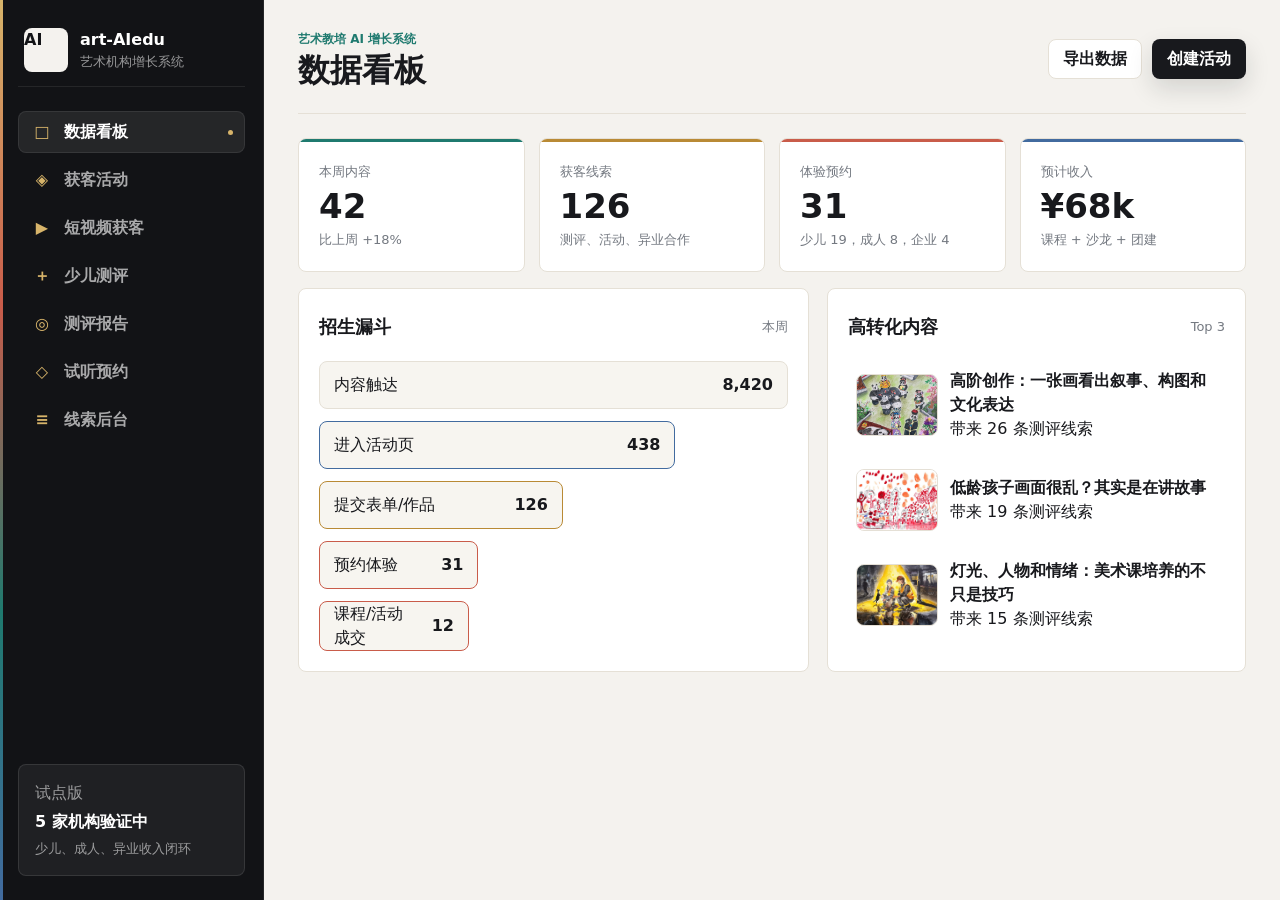
<file: prototype 2/index.html>
<!doctype html>
<html lang="zh-CN">
  <head>
    <meta charset="utf-8" />
    <meta name="viewport" content="width=device-width, initial-scale=1" />
    <title>art-AIedu-asaas 原型</title>
    <link rel="stylesheet" href="./styles.css" />
  </head>
  <body>
    <div class="app-shell">
      <aside class="sidebar" aria-label="主导航">
        <div class="brand">
          <span class="brand-mark">AI</span>
          <div>
            <strong>art-AIedu</strong>
            <span>艺术机构增长系统</span>
          </div>
        </div>
        <nav class="nav-list">
          <button class="nav-item active" data-view="dashboard" type="button">
            <span class="icon">□</span><span>数据看板</span>
          </button>
          <button class="nav-item" data-view="acquisition" type="button">
            <span class="icon">◈</span><span>获客活动</span>
          </button>
          <button class="nav-item" data-view="content" type="button">
            <span class="icon">▶</span><span>短视频获客</span>
          </button>
          <button class="nav-item" data-view="assessment" type="button">
            <span class="icon">＋</span><span>少儿测评</span>
          </button>
          <button class="nav-item" data-view="report" type="button">
            <span class="icon">◎</span><span>测评报告</span>
          </button>
          <button class="nav-item" data-view="booking" type="button">
            <span class="icon">◇</span><span>试听预约</span>
          </button>
          <button class="nav-item" data-view="leads" type="button">
            <span class="icon">≡</span><span>线索后台</span>
          </button>
        </nav>
        <div class="trial-box">
          <span>试点版</span>
          <strong>5 家机构验证中</strong>
          <small>少儿、成人、异业收入闭环</small>
        </div>
      </aside>

      <main class="main">
        <header class="topbar">
          <div>
            <p class="eyebrow">艺术教培 AI 增长系统</p>
            <h1 id="viewTitle">数据看板</h1>
          </div>
          <div class="top-actions">
            <button class="ghost-btn" type="button">导出数据</button>
            <button class="primary-btn" data-go="acquisition" type="button">创建活动</button>
          </div>
        </header>

        <section class="view active" id="dashboard">
          <div class="metric-grid">
            <article class="metric">
              <span>本周内容</span>
              <strong>42</strong>
              <small>比上周 +18%</small>
            </article>
            <article class="metric">
              <span>获客线索</span>
              <strong>126</strong>
              <small>测评、活动、异业合作</small>
            </article>
            <article class="metric">
              <span>体验预约</span>
              <strong>31</strong>
              <small>少儿 19，成人 8，企业 4</small>
            </article>
            <article class="metric">
              <span>预计收入</span>
              <strong>¥68k</strong>
              <small>课程 + 沙龙 + 团建</small>
            </article>
          </div>

          <div class="dashboard-grid">
            <section class="panel">
              <div class="panel-head">
                <h2>招生漏斗</h2>
                <span>本周</span>
              </div>
              <div class="funnel">
                <div style="--w: 100%"><span>内容触达</span><strong>8,420</strong></div>
                <div style="--w: 76%"><span>进入活动页</span><strong>438</strong></div>
                <div style="--w: 52%"><span>提交表单/作品</span><strong>126</strong></div>
                <div style="--w: 34%"><span>预约体验</span><strong>31</strong></div>
                <div style="--w: 18%"><span>课程/活动成交</span><strong>12</strong></div>
              </div>
            </section>

            <section class="panel">
              <div class="panel-head">
                <h2>高转化内容</h2>
                <span>Top 3</span>
              </div>
              <div class="content-rank">
                <article>
                  <img src="./assets/student-panda-courtyard.jpg" alt="熊猫庭院主题学生作品" />
                  <div>
                    <strong>高阶创作：一张画看出叙事、构图和文化表达</strong>
                    <span>带来 26 条测评线索</span>
                  </div>
                </article>
                <article>
                  <img src="./assets/student-red-city.jpg" alt="红色城市主题学生作品" />
                  <div>
                    <strong>低龄孩子画面很乱？其实是在讲故事</strong>
                    <span>带来 19 条测评线索</span>
                  </div>
                </article>
                <article>
                  <img src="./assets/student-night-guardians.jpg" alt="夜色守护主题学生作品" />
                  <div>
                    <strong>灯光、人物和情绪：美术课培养的不只是技巧</strong>
                    <span>带来 15 条测评线索</span>
                  </div>
                </article>
              </div>
            </section>
          </div>
        </section>

        <section class="view" id="acquisition">
          <div class="section-intro">
            <div>
              <p class="eyebrow">多入口获客活动中心</p>
              <h2>把家长、成人学员、老年兴趣班和异业合作都变成可创建的活动</h2>
            </div>
            <button class="primary-btn" type="button">一键生成活动页</button>
          </div>

          <div class="segment-row">
            <button class="chip active" type="button">少儿招生</button>
            <button class="chip" type="button">成人美术</button>
            <button class="chip" type="button">老年兴趣</button>
            <button class="chip" type="button">异业合作</button>
            <button class="chip" type="button">企业活动</button>
          </div>

          <div class="activity-grid">
            <article class="activity-card">
              <div class="activity-top">
                <span class="tag child">少儿</span>
                <strong>绘画潜能倾向测评</strong>
              </div>
              <p>用作品分析观察力、表达欲、色彩敏感度和想象力，承接家长“孩子有没有天赋”的需求。</p>
              <ul>
                <li>生成 H5 测评页</li>
                <li>生成家长报告</li>
                <li>推荐试听课程</li>
              </ul>
              <button class="ghost-btn full" data-go="assessment" type="button">创建少儿测评</button>
            </article>

            <article class="activity-card">
              <div class="activity-top">
                <span class="tag child">少儿</span>
                <strong>色彩感知测评</strong>
              </div>
              <p>围绕色感、配色习惯、情绪表达生成报告，适合小红书和朋友圈引流。</p>
              <ul>
                <li>生成色彩敏感度分析</li>
                <li>输出老师点评话术</li>
                <li>引导创意色彩体验课</li>
              </ul>
              <button class="ghost-btn full" data-activity="child" type="button">生成活动素材</button>
            </article>

            <article class="activity-card">
              <div class="activity-top">
                <span class="tag child">少儿</span>
                <strong>创作力挑战</strong>
              </div>
              <p>用主题挑战吸引家长提交作品，比如“如果动物开了一家店”“未来城市”。</p>
              <ul>
                <li>生成主题挑战页</li>
                <li>分析故事性和联想力</li>
                <li>沉淀作品案例库</li>
              </ul>
              <button class="ghost-btn full" data-activity="child" type="button">创建挑战活动</button>
            </article>

            <article class="activity-card">
              <div class="activity-top">
                <span class="tag child">少儿</span>
                <strong>专注力观察测评</strong>
              </div>
              <p>用绘画完成度、持续时间和课堂表现承接“提升专注度”的需求，但避免承诺效果。</p>
              <ul>
                <li>生成观察问卷</li>
                <li>输出专注表现建议</li>
                <li>推荐小班体验课</li>
              </ul>
              <button class="ghost-btn full" data-activity="child" type="button">创建观察表</button>
            </article>

            <article class="activity-card">
              <div class="activity-top">
                <span class="tag adult">成人</span>
                <strong>成人美术学习规划</strong>
              </div>
              <p>面向零基础成人、宝妈、白领，生成水彩、油画、素描、插画等学习路径。</p>
              <ul>
                <li>兴趣和目标问卷</li>
                <li>推荐课程路径</li>
                <li>预约成人体验课</li>
              </ul>
              <button class="ghost-btn full" data-activity="adult" type="button">创建规划入口</button>
            </article>

            <article class="activity-card">
              <div class="activity-top">
                <span class="tag elder">银发</span>
                <strong>退休生活艺术兴趣课</strong>
              </div>
              <p>面向老年人学习国画、水彩、书画疗愈、社交兴趣班，拓宽非少儿时段收入。</p>
              <ul>
                <li>生成体验课招募页</li>
                <li>适配社区渠道文案</li>
                <li>生成家属转发话术</li>
              </ul>
              <button class="ghost-btn full" data-activity="elder" type="button">创建银发课程</button>
            </article>

            <article class="activity-card">
              <div class="activity-top">
                <span class="tag partner">异业</span>
                <strong>本地异业合作入口</strong>
              </div>
              <p>连接书店、咖啡馆、儿童摄影、绘本馆、社区和商场，生成联合活动方案。</p>
              <ul>
                <li>生成合作提案</li>
                <li>生成联合海报文案</li>
                <li>记录合作线索和分成</li>
              </ul>
              <button class="ghost-btn full" data-activity="adult" type="button">生成合作方案</button>
            </article>

            <article class="activity-card">
              <div class="activity-top">
                <span class="tag company">企业</span>
                <strong>公司年会艺术体验</strong>
              </div>
              <p>为企业团建、年会、女神节、亲子日生成艺术体验方案，提高机构非课包收入。</p>
              <ul>
                <li>生成企业活动报价</li>
                <li>生成团建流程</li>
                <li>生成销售跟进话术</li>
              </ul>
              <button class="ghost-btn full" data-activity="company" type="button">创建企业活动</button>
            </article>
          </div>

          <section class="panel calendar-panel">
            <div class="panel-head">
              <h2>月度获客排期</h2>
              <span>让机构每周都有入口可发</span>
            </div>
            <div class="calendar-grid">
              <article><strong>第 1 周</strong><span>绘画潜能测评 + 小红书种草</span></article>
              <article><strong>第 2 周</strong><span>色彩感知挑战 + 朋友圈作品海报</span></article>
              <article><strong>第 3 周</strong><span>成人水彩沙龙 + 社区/咖啡馆合作</span></article>
              <article><strong>第 4 周</strong><span>亲子艺术工坊 + 企业团建提案</span></article>
            </div>
          </section>
        </section>

        <section class="view" id="content">
          <div class="work-grid">
            <section class="panel form-panel">
              <div class="panel-head">
                <h2>短视频获客</h2>
                <span>老师拍完就能发</span>
              </div>
              <div class="video-upload-card">
                <div class="phone-frame">
                  <img src="./assets/student-panda-courtyard.jpg" alt="课堂随手拍视频封面预览" />
                  <span>00:18</span>
                </div>
                <div>
                  <strong>上传课堂随手拍视频</strong>
                  <p>建议 10-30 秒：孩子作画、老师指导、作品展示、课堂氛围都可以。</p>
                  <button class="ghost-btn small" type="button">选择视频</button>
                </div>
              </div>
              <label>课程主题<input id="topicInput" value="熊猫庭院主题创作" /></label>
              <label>学生年龄段
                <select id="ageSelect">
                  <option>3-4 岁</option>
                  <option>5-6 岁</option>
                  <option>7-8 岁</option>
                  <option selected>9-12 岁</option>
                  <option>成人</option>
                  <option>退休人群</option>
                  <option>企业团队</option>
                </select>
              </label>
              <label>成片类型
                <select id="videoTypeSelect">
                  <option selected>老师理念口播型</option>
                  <option>课堂氛围记录型</option>
                  <option>作品展示点评型</option>
                  <option>家长痛点引导型</option>
                  <option>招生体验转化型</option>
                </select>
              </label>
              <label>发布平台
                <select id="platformSelect">
                  <option selected>小红书</option>
                  <option>抖音</option>
                  <option>视频号</option>
                  <option>朋友圈</option>
                </select>
              </label>
              <label>本地招生半径
                <select>
                  <option selected>校区周边 3 公里</option>
                  <option>校区周边 5 公里</option>
                  <option>同城亲子家庭</option>
                  <option>指定商圈/社区</option>
                </select>
              </label>
              <label>本地关键词<input value="滨江区、亲子、美术启蒙、周末体验课" /></label>
              <label>视频里最值得讲的一点<textarea id="highlightInput">孩子在创作时主动安排了熊猫角色、庭院空间和桌面活动，老师现场引导他把故事讲得更清楚。</textarea></label>
              <button class="primary-btn full" id="generateContent" type="button">生成短视频发布包</button>
              <div class="engine-stats">
                <article><strong>3步</strong><span>拍摄 上传 发布</span></article>
                <article><strong>4端</strong><span>抖音 小红书 视频号 朋友圈</span></article>
                <article><strong>30秒</strong><span>课堂素材变发布包</span></article>
              </div>
            </section>
            <section class="panel output-panel">
              <div class="panel-head">
                <h2>短视频发布包</h2>
                <button class="ghost-btn small" type="button">复制</button>
              </div>
              <div class="quality-row">
                <article><span>素材可用</span><strong>高</strong></article>
                <article><span>口播自然</span><strong>88</strong></article>
                <article><span>平台适配</span><strong>92</strong></article>
                <article><span>转化强度</span><strong>85</strong></article>
              </div>
              <div class="video-flow">
                <article>
                  <strong>剪辑节奏</strong>
                  <span>作品开场 2 秒 → 老师指导 → 孩子作画细节 → 完整作品收尾</span>
                </article>
                <article>
                  <strong>自动处理</strong>
                  <span>裁成竖屏、加字幕条、封面大字、轻音乐、同城话题</span>
                </article>
              </div>
              <div class="output-block">
                <span>封面标题</span>
                <strong id="contentTitle">孩子画得满，不一定是乱，可能是在讲故事</strong>
              </div>
              <div class="output-block compact">
                <span>成片结构</span>
                <p>0-3 秒：直接给完整作品和一句钩子。</p>
                <p>4-12 秒：放大孩子作画细节，字幕讲老师观察。</p>
                <p>13-22 秒：老师理念口播，解释为什么这不是简单画得像。</p>
                <p>23-30 秒：展示作品收尾，温和引导附近家长预约体验。</p>
              </div>
              <div class="output-block">
                <span>老师口播</span>
                <p id="contentBody">很多家长看到孩子画得很满，会担心是不是太乱了。但在美术课里，我们会先看孩子有没有在组织画面。像这张作品，孩子已经在安排角色、场景和故事，这是很珍贵的创作信号。下一步要做的不是急着改，而是帮他学会主次、空间和表达顺序。</p>
              </div>
              <div class="platform-logic">
                <article><strong>小红书</strong><span>封面作品 + 老师拆解 + 家长共鸣标题</span></article>
                <article><strong>抖音</strong><span>前 3 秒作品冲击 + 快字幕 + 同城体验</span></article>
                <article><strong>视频号</strong><span>真实课堂 + 老师信任 + 家长转发感</span></article>
              </div>
              <div class="output-block compact">
                <span>发布文案</span>
                <p>今天课堂里有个细节很打动老师：孩子不是在随便把画面填满，而是在努力把一个故事讲完整。</p>
                <p>滨江区附近的家长，如果孩子也喜欢画故事型作品，可以带作品来体验课，让老师现场看看下一步怎么引导。</p>
              </div>
              <div class="output-block">
                <span>字幕条</span>
                <p>别急着说孩子画得乱。画面里东西多，有时说明他正在练习把想法组织起来。</p>
              </div>
            </section>
          </div>
        </section>

        <section class="view" id="assessment">
          <div class="work-grid">
            <section class="panel form-panel">
              <div class="panel-head">
                <h2>少儿艺术测评页</h2>
                <span>对外获客入口</span>
              </div>
              <label>孩子年龄<input value="5-6 岁" /></label>
              <label>学画经历
                <select>
                  <option>没有系统学过</option>
                  <option>学过 3 个月以内</option>
                  <option selected>学过半年以上</option>
                </select>
              </label>
              <label>家长关注点
                <select>
                  <option selected>想知道孩子是否适合学美术</option>
                  <option>想提升专注力</option>
                  <option>想培养审美和表达</option>
                </select>
              </label>
              <label>联系方式<input value="微信/手机号" /></label>
              <div class="upload-box">
                <img src="./assets/student-red-city.jpg" alt="已上传红色城市主题学生作品" />
                <span>已上传真实作品样例，公开演示前需确认授权</span>
              </div>
              <button class="primary-btn full" type="button">提交测评</button>
            </section>
            <section class="panel preview-panel">
              <div class="panel-head">
                <h2>家长看到的承诺</h2>
                <span>不制造焦虑</span>
              </div>
              <div class="promise-list">
                <article><strong>按年龄看阶段</strong><span>不同年龄的画面发展特点不同，不用成人标准简单评判。</span></article>
                <article><strong>按五个维度拆解</strong><span>从色彩、线条、造型、构图、画面组织分析孩子的表达方式。</span></article>
                <article><strong>同步给体验课老师</strong><span>报告会进入老师端，试听时重点观察孩子的表达、专注和引导反应。</span></article>
              </div>
              <div class="sample-strip">
                <img src="./assets/student-red-city.jpg" alt="红色城市主题学生作品" />
                <img src="./assets/student-shape-kingdom.jpg" alt="形状王国主题学生作品" />
                <img src="./assets/student-panda-courtyard.jpg" alt="熊猫庭院主题学生作品" />
              </div>
            </section>
          </div>
        </section>

        <section class="view" id="report">
          <div class="report-layout">
            <section class="panel artwork-panel report-hero">
              <img src="./assets/student-panda-courtyard.jpg" alt="熊猫庭院主题学生作品报告样例" />
              <div>
                <span class="report-badge">少儿艺术测评报告</span>
                <h2>这个孩子已经不只是“会画”，而是在组织一个完整故事</h2>
                <p>9-12 岁 · 熊猫庭院主题创作</p>
                <div class="hero-tags" aria-label="测评标签">
                  <span>构图突出</span>
                  <span>故事感强</span>
                  <span>细节耐心好</span>
                  <span>适合高阶创作</span>
                </div>
                <div class="parent-summary">
                  <strong>给家长的结论</strong>
                  <span>孩子已经能把人物、建筑、植物和活动放进同一幅画里，说明他正在从“画单个东西”进入“搭建完整画面”的阶段。下一步最值得训练的是主次取舍、空间关系和角色动态。</span>
                </div>
              </div>
            </section>

            <section class="panel age-analysis">
              <div class="panel-head">
                <h2>年龄阶段判断</h2>
                <span>9-12 岁参考</span>
              </div>
              <div class="age-points">
                <article><strong>现在看什么</strong><span>不只看像不像，要看孩子会不会安排空间和故事。</span></article>
                <article><strong>这张画说明</strong><span>孩子已经能处理前景、中景、背景和角色关系。</span></article>
                <article><strong>下一步学什么</strong><span>主次取舍、角色动态、空间稳定和画面节奏。</span></article>
              </div>
            </section>

            <section class="report-grid detailed">
              <article class="score-card"><span>色彩</span><strong>对比清楚</strong><p>红墙、绿地、粉花和黑白熊猫一眼能分清。孩子已经会用颜色区分主体和环境。</p></article>
              <article class="score-card"><span>线条</span><strong>愿意刻画</strong><p>毛发、瓦片、窗格都有细节，说明孩子有耐心，也愿意观察。</p></article>
              <article class="score-card"><span>造型</span><strong>角色有区分</strong><p>不同熊猫有服饰、姿态和身份，不是重复画同一个形象。</p></article>
              <article class="score-card"><span>构图</span><strong>空间感强</strong><p>庭院视角完整，有前景、中景和背景，画面不是简单平铺。</p></article>
              <article class="score-card wide highlight-card"><span>画面组织</span><strong>已经有“主题创作”能力</strong><p>这张画有环境、有角色、有活动，孩子在讲一个完整场景。下一步适合训练故事线、主次关系和画面节奏。</p></article>
              <article class="score-card wide teacher-card"><span>老师同步</span><strong>体验课会接着看这 4 点</strong><p>是否先构思再下笔；能否听懂构图建议；细节刻画能否保持专注；复杂主题里能否主动取舍。</p></article>
            </section>

            <section class="panel recommendation">
              <div>
                <h2>推荐课程：高阶主题创作课</h2>
                <p>让孩子把“画得丰富”继续提升成“主次清楚、空间稳定、故事完整”。</p>
              </div>
              <button class="primary-btn" data-go="booking" type="button">预约试听</button>
            </section>
          </div>
        </section>

        <section class="view" id="booking">
          <div class="work-grid">
            <section class="panel form-panel">
              <div class="panel-head">
                <h2>试听预约</h2>
                <span>测评后的转化动作</span>
              </div>
              <label>推荐课程<input value="高阶主题创作课" /></label>
              <label>选择校区
                <select>
                  <option selected>滨江校区</option>
                  <option>城西校区</option>
                  <option>湖滨校区</option>
                </select>
              </label>
              <label>预约时间
                <select>
                  <option selected>周六 10:00</option>
                  <option>周六 15:00</option>
                  <option>周日 10:00</option>
                </select>
              </label>
              <label>备注<textarea>希望老师现场观察孩子的画面组织能力、细节处理和主题表达完整度。</textarea></label>
              <button class="primary-btn full" type="button">确认预约</button>
            </section>
            <section class="panel success-card">
              <div class="status-dot"></div>
              <h2>预约成功</h2>
              <p>系统已把测评报告、孩子作品和推荐话术同步给负责老师。</p>
              <dl>
                <div><dt>试听时间</dt><dd>周六 10:00</dd></div>
                <div><dt>校区</dt><dd>滨江校区</dd></div>
                <div><dt>负责老师</dt><dd>林老师</dd></div>
              </dl>
            </section>
          </div>
        </section>

        <section class="view" id="leads">
          <section class="panel">
            <div class="panel-head">
              <h2>老师线索后台</h2>
              <div class="filters">
                <button class="chip" type="button">新线索</button>
                <button class="chip active" type="button">已预约</button>
                <button class="chip" type="button">已到店</button>
              </div>
            </div>
            <div class="booked-student">
              <div class="booked-artwork">
                <img src="./assets/student-panda-courtyard.jpg" alt="已预约学生熊猫庭院主题作品" />
                <span>已预约 · 周六 10:00 · 林老师</span>
              </div>
              <div class="booked-main">
                <div class="booked-head">
                  <div>
                    <h3>9-12 岁 · 熊猫庭院主题创作</h3>
                    <p>推荐课程：高阶主题创作课</p>
                  </div>
                  <button class="primary-btn small" data-go="report" type="button">查看完整报告</button>
                </div>
                <div class="teacher-summary">
                  <strong>课前测评结论</strong>
                  <span>孩子已经能把人物、建筑、植物和活动组织成完整场景，构图和叙事能力突出。试听课重点观察：是否能先构思再下笔，能否接受构图调整建议。</span>
                </div>
                <div class="ability-chart" aria-label="孩子五维能力水平">
                  <div class="ability-row" style="--level: 82%">
                    <span>色彩</span>
                    <div><i></i></div>
                    <strong>82</strong>
                  </div>
                  <div class="ability-row" style="--level: 78%">
                    <span>线条</span>
                    <div><i></i></div>
                    <strong>78</strong>
                  </div>
                  <div class="ability-row" style="--level: 76%">
                    <span>造型</span>
                    <div><i></i></div>
                    <strong>76</strong>
                  </div>
                  <div class="ability-row" style="--level: 90%">
                    <span>构图</span>
                    <div><i></i></div>
                    <strong>90</strong>
                  </div>
                  <div class="ability-row" style="--level: 88%">
                    <span>画面组织</span>
                    <div><i></i></div>
                    <strong>88</strong>
                  </div>
                </div>
                <div class="teacher-tasks">
                  <article><strong>开场提问</strong><span>让孩子讲一讲画里的故事，观察表达主动性。</span></article>
                  <article><strong>课堂观察</strong><span>看孩子是否能先定主体，再安排背景和细节。</span></article>
                  <article><strong>跟进话术</strong><span>孩子已经具备主题创作基础，建议体验系统课继续提升画面主次和空间稳定。</span></article>
                </div>
              </div>
            </div>
            <div class="lead-list">
              <article class="lead-row">
                <img src="./assets/student-panda-courtyard.jpg" alt="熊猫庭院主题作品缩略图" />
                <div>
                  <strong>9-12 岁 · 熊猫庭院主题创作</strong>
                  <span>来源：小红书 · 推荐：高阶主题创作课</span>
                </div>
                <p>构图和叙事能力较强，建议邀约试听，重点沟通高阶创作路径。</p>
                <button class="ghost-btn small" type="button">复制话术</button>
              </article>
              <article class="lead-row">
                <img src="./assets/student-night-guardians.jpg" alt="夜色守护主题作品缩略图" />
                <div>
                  <strong>9-12 岁 · 夜色守护主题创作</strong>
                  <span>来源：视频号 · 推荐：水彩光影课</span>
                </div>
                <p>光影氛围和人物关系明确，适合引导家长了解专业表现力训练。</p>
                <button class="ghost-btn small" type="button">复制话术</button>
              </article>
              <article class="lead-row">
                <img src="./assets/student-red-city.jpg" alt="红色城市主题作品缩略图" />
                <div>
                  <strong>5-6 岁 · 红色城市主题创作</strong>
                  <span>来源：朋友圈 · 推荐：创意表达启蒙课</span>
                </div>
                <p>符号、数字和角色表达活跃，建议保护表达欲并引导画面秩序。</p>
                <button class="ghost-btn small" type="button">复制话术</button>
              </article>
              <article class="lead-row">
                <img src="./assets/student-shape-kingdom.jpg" alt="形状王国主题作品缩略图" />
                <div>
                  <strong>6-8 岁 · Shape Kingdom 主题创作</strong>
                  <span>来源：小红书 · 推荐：综合材料创意课</span>
                </div>
                <p>色彩明快，形状组合丰富，公开展示前建议确认作品署名授权。</p>
                <button class="ghost-btn small" type="button">复制话术</button>
              </article>
            </div>
          </section>
        </section>
      </main>
    </div>
    <script src="./app.js"></script>
  </body>
</html>
</file>
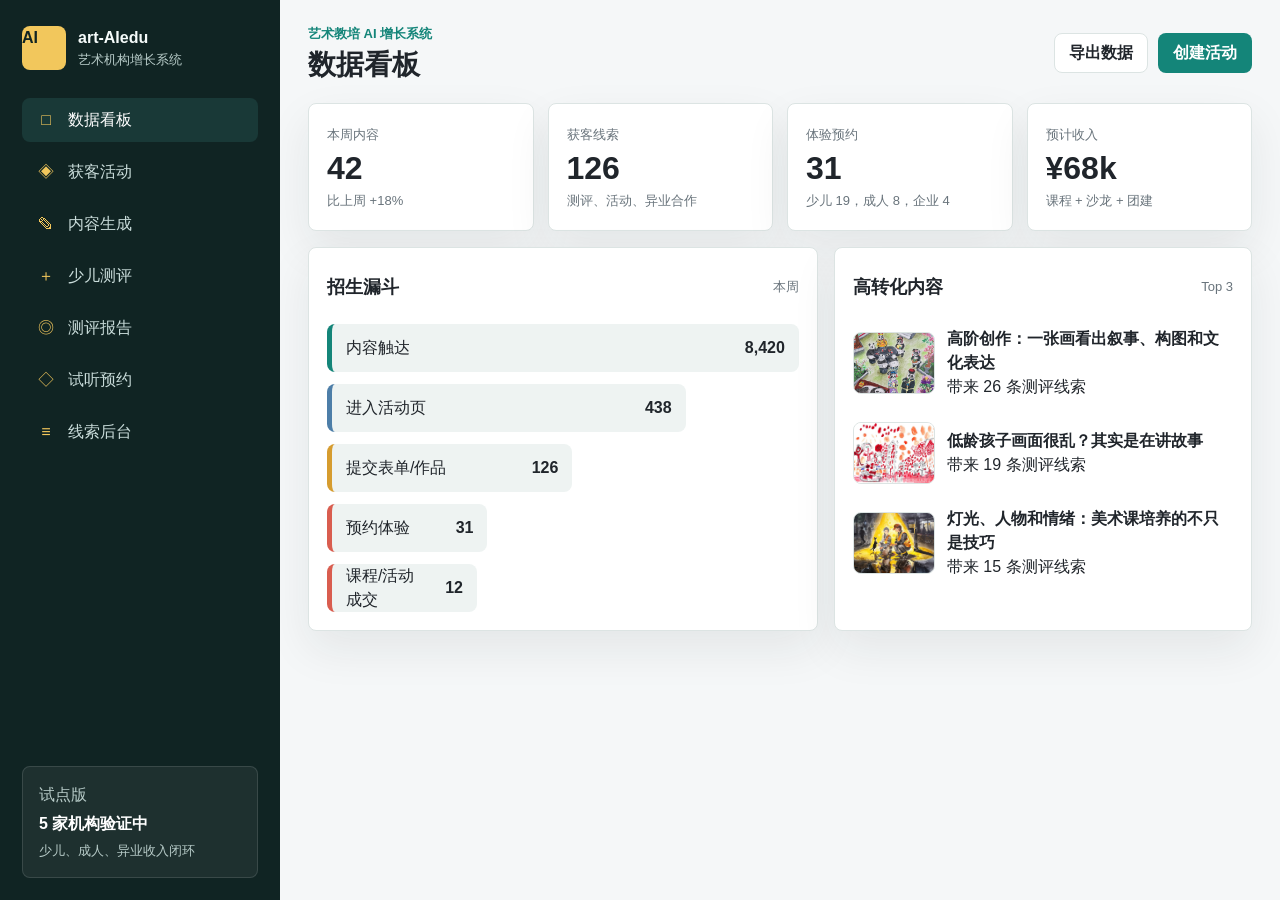
<file: prototype/index.html>
<!doctype html>
<html lang="zh-CN">
  <head>
    <meta charset="utf-8" />
    <meta name="viewport" content="width=device-width, initial-scale=1" />
    <title>art-AIedu-asaas 原型</title>
    <link rel="stylesheet" href="./styles.css" />
  </head>
  <body>
    <div class="app-shell">
      <aside class="sidebar" aria-label="主导航">
        <div class="brand">
          <span class="brand-mark">AI</span>
          <div>
            <strong>art-AIedu</strong>
            <span>艺术机构增长系统</span>
          </div>
        </div>
        <nav class="nav-list">
          <button class="nav-item active" data-view="dashboard" type="button">
            <span class="icon">□</span><span>数据看板</span>
          </button>
          <button class="nav-item" data-view="acquisition" type="button">
            <span class="icon">◈</span><span>获客活动</span>
          </button>
          <button class="nav-item" data-view="content" type="button">
            <span class="icon">✎</span><span>内容生成</span>
          </button>
          <button class="nav-item" data-view="assessment" type="button">
            <span class="icon">＋</span><span>少儿测评</span>
          </button>
          <button class="nav-item" data-view="report" type="button">
            <span class="icon">◎</span><span>测评报告</span>
          </button>
          <button class="nav-item" data-view="booking" type="button">
            <span class="icon">◇</span><span>试听预约</span>
          </button>
          <button class="nav-item" data-view="leads" type="button">
            <span class="icon">≡</span><span>线索后台</span>
          </button>
        </nav>
        <div class="trial-box">
          <span>试点版</span>
          <strong>5 家机构验证中</strong>
          <small>少儿、成人、异业收入闭环</small>
        </div>
      </aside>

      <main class="main">
        <header class="topbar">
          <div>
            <p class="eyebrow">艺术教培 AI 增长系统</p>
            <h1 id="viewTitle">数据看板</h1>
          </div>
          <div class="top-actions">
            <button class="ghost-btn" type="button">导出数据</button>
            <button class="primary-btn" data-go="acquisition" type="button">创建活动</button>
          </div>
        </header>

        <section class="view active" id="dashboard">
          <div class="metric-grid">
            <article class="metric">
              <span>本周内容</span>
              <strong>42</strong>
              <small>比上周 +18%</small>
            </article>
            <article class="metric">
              <span>获客线索</span>
              <strong>126</strong>
              <small>测评、活动、异业合作</small>
            </article>
            <article class="metric">
              <span>体验预约</span>
              <strong>31</strong>
              <small>少儿 19，成人 8，企业 4</small>
            </article>
            <article class="metric">
              <span>预计收入</span>
              <strong>¥68k</strong>
              <small>课程 + 沙龙 + 团建</small>
            </article>
          </div>

          <div class="dashboard-grid">
            <section class="panel">
              <div class="panel-head">
                <h2>招生漏斗</h2>
                <span>本周</span>
              </div>
              <div class="funnel">
                <div style="--w: 100%"><span>内容触达</span><strong>8,420</strong></div>
                <div style="--w: 76%"><span>进入活动页</span><strong>438</strong></div>
                <div style="--w: 52%"><span>提交表单/作品</span><strong>126</strong></div>
                <div style="--w: 34%"><span>预约体验</span><strong>31</strong></div>
                <div style="--w: 18%"><span>课程/活动成交</span><strong>12</strong></div>
              </div>
            </section>

            <section class="panel">
              <div class="panel-head">
                <h2>高转化内容</h2>
                <span>Top 3</span>
              </div>
              <div class="content-rank">
                <article>
                  <img src="./assets/student-panda-courtyard.jpg" alt="熊猫庭院主题学生作品" />
                  <div>
                    <strong>高阶创作：一张画看出叙事、构图和文化表达</strong>
                    <span>带来 26 条测评线索</span>
                  </div>
                </article>
                <article>
                  <img src="./assets/student-red-city.jpg" alt="红色城市主题学生作品" />
                  <div>
                    <strong>低龄孩子画面很乱？其实是在讲故事</strong>
                    <span>带来 19 条测评线索</span>
                  </div>
                </article>
                <article>
                  <img src="./assets/student-night-guardians.jpg" alt="夜色守护主题学生作品" />
                  <div>
                    <strong>灯光、人物和情绪：美术课培养的不只是技巧</strong>
                    <span>带来 15 条测评线索</span>
                  </div>
                </article>
              </div>
            </section>
          </div>
        </section>

        <section class="view" id="acquisition">
          <div class="section-intro">
            <div>
              <p class="eyebrow">多入口获客活动中心</p>
              <h2>把家长、成人学员、老年兴趣班和异业合作都变成可创建的活动</h2>
            </div>
            <button class="primary-btn" type="button">一键生成活动页</button>
          </div>

          <div class="segment-row">
            <button class="chip active" type="button">少儿招生</button>
            <button class="chip" type="button">成人美术</button>
            <button class="chip" type="button">老年兴趣</button>
            <button class="chip" type="button">异业合作</button>
            <button class="chip" type="button">企业活动</button>
          </div>

          <div class="activity-grid">
            <article class="activity-card">
              <div class="activity-top">
                <span class="tag child">少儿</span>
                <strong>绘画潜能倾向测评</strong>
              </div>
              <p>用作品分析观察力、表达欲、色彩敏感度和想象力，承接家长“孩子有没有天赋”的需求。</p>
              <ul>
                <li>生成 H5 测评页</li>
                <li>生成家长报告</li>
                <li>推荐试听课程</li>
              </ul>
              <button class="ghost-btn full" data-go="assessment" type="button">创建少儿测评</button>
            </article>

            <article class="activity-card">
              <div class="activity-top">
                <span class="tag child">少儿</span>
                <strong>色彩感知测评</strong>
              </div>
              <p>围绕色感、配色习惯、情绪表达生成报告，适合小红书和朋友圈引流。</p>
              <ul>
                <li>生成色彩敏感度分析</li>
                <li>输出老师点评话术</li>
                <li>引导创意色彩体验课</li>
              </ul>
              <button class="ghost-btn full" data-activity="child" type="button">生成活动素材</button>
            </article>

            <article class="activity-card">
              <div class="activity-top">
                <span class="tag child">少儿</span>
                <strong>创作力挑战</strong>
              </div>
              <p>用主题挑战吸引家长提交作品，比如“如果动物开了一家店”“未来城市”。</p>
              <ul>
                <li>生成主题挑战页</li>
                <li>分析故事性和联想力</li>
                <li>沉淀作品案例库</li>
              </ul>
              <button class="ghost-btn full" data-activity="child" type="button">创建挑战活动</button>
            </article>

            <article class="activity-card">
              <div class="activity-top">
                <span class="tag child">少儿</span>
                <strong>专注力观察测评</strong>
              </div>
              <p>用绘画完成度、持续时间和课堂表现承接“提升专注度”的需求，但避免承诺效果。</p>
              <ul>
                <li>生成观察问卷</li>
                <li>输出专注表现建议</li>
                <li>推荐小班体验课</li>
              </ul>
              <button class="ghost-btn full" data-activity="child" type="button">创建观察表</button>
            </article>

            <article class="activity-card">
              <div class="activity-top">
                <span class="tag adult">成人</span>
                <strong>成人美术学习规划</strong>
              </div>
              <p>面向零基础成人、宝妈、白领，生成水彩、油画、素描、插画等学习路径。</p>
              <ul>
                <li>兴趣和目标问卷</li>
                <li>推荐课程路径</li>
                <li>预约成人体验课</li>
              </ul>
              <button class="ghost-btn full" data-activity="adult" type="button">创建规划入口</button>
            </article>

            <article class="activity-card">
              <div class="activity-top">
                <span class="tag elder">银发</span>
                <strong>退休生活艺术兴趣课</strong>
              </div>
              <p>面向老年人学习国画、水彩、书画疗愈、社交兴趣班，拓宽非少儿时段收入。</p>
              <ul>
                <li>生成体验课招募页</li>
                <li>适配社区渠道文案</li>
                <li>生成家属转发话术</li>
              </ul>
              <button class="ghost-btn full" data-activity="elder" type="button">创建银发课程</button>
            </article>

            <article class="activity-card">
              <div class="activity-top">
                <span class="tag partner">异业</span>
                <strong>本地异业合作入口</strong>
              </div>
              <p>连接书店、咖啡馆、儿童摄影、绘本馆、社区和商场，生成联合活动方案。</p>
              <ul>
                <li>生成合作提案</li>
                <li>生成联合海报文案</li>
                <li>记录合作线索和分成</li>
              </ul>
              <button class="ghost-btn full" data-activity="adult" type="button">生成合作方案</button>
            </article>

            <article class="activity-card">
              <div class="activity-top">
                <span class="tag company">企业</span>
                <strong>公司年会艺术体验</strong>
              </div>
              <p>为企业团建、年会、女神节、亲子日生成艺术体验方案，提高机构非课包收入。</p>
              <ul>
                <li>生成企业活动报价</li>
                <li>生成团建流程</li>
                <li>生成销售跟进话术</li>
              </ul>
              <button class="ghost-btn full" data-activity="company" type="button">创建企业活动</button>
            </article>
          </div>

          <section class="panel calendar-panel">
            <div class="panel-head">
              <h2>月度获客排期</h2>
              <span>让机构每周都有入口可发</span>
            </div>
            <div class="calendar-grid">
              <article><strong>第 1 周</strong><span>绘画潜能测评 + 小红书种草</span></article>
              <article><strong>第 2 周</strong><span>色彩感知挑战 + 朋友圈作品海报</span></article>
              <article><strong>第 3 周</strong><span>成人水彩沙龙 + 社区/咖啡馆合作</span></article>
              <article><strong>第 4 周</strong><span>亲子艺术工坊 + 企业团建提案</span></article>
            </div>
          </section>
        </section>

        <section class="view" id="content">
          <div class="work-grid">
            <section class="panel form-panel">
              <div class="panel-head">
                <h2>内容生成工作台</h2>
                <span>课堂素材转招生内容</span>
              </div>
              <label>课程主题<input id="topicInput" value="熊猫庭院主题创作" /></label>
              <label>学生年龄段
                <select id="ageSelect">
                  <option>3-4 岁</option>
                  <option>5-6 岁</option>
                  <option>7-8 岁</option>
                  <option selected>9-12 岁</option>
                  <option>成人</option>
                  <option>退休人群</option>
                  <option>企业团队</option>
                </select>
              </label>
              <label>发布平台
                <select id="platformSelect">
                  <option selected>小红书</option>
                  <option>抖音</option>
                  <option>视频号</option>
                  <option>朋友圈</option>
                </select>
              </label>
              <label>本地招生半径
                <select>
                  <option selected>校区周边 3 公里</option>
                  <option>校区周边 5 公里</option>
                  <option>同城亲子家庭</option>
                  <option>指定商圈/社区</option>
                </select>
              </label>
              <label>本地关键词<input value="滨江区、亲子、美术启蒙、周末体验课" /></label>
              <label>内容类型
                <select>
                  <option selected>作品点评</option>
                  <option>家长误区</option>
                  <option>年龄段科普</option>
                  <option>课堂记录</option>
                  <option>活动招募</option>
                  <option>成长对比</option>
                </select>
              </label>
              <label>课堂亮点<textarea id="highlightInput">画面把熊猫角色、传统建筑、庭院花木和桌面活动组织在同一场景里，空间层次和故事性都很强。</textarea></label>
              <button class="primary-btn full" id="generateContent" type="button">生成内容</button>
              <div class="engine-stats">
                <article><strong>500+</strong><span>滚动选题</span></article>
                <article><strong>热点</strong><span>每日采样</span></article>
                <article><strong>30天</strong><span>节日预热</span></article>
              </div>
            </section>
            <section class="panel output-panel">
              <div class="panel-head">
                <h2>生成结果</h2>
                <button class="ghost-btn small" type="button">复制</button>
              </div>
              <div class="quality-row">
                <article><span>原创度</span><strong>92</strong></article>
                <article><span>平台适配</span><strong>88</strong></article>
                <article><span>转化强度</span><strong>85</strong></article>
                <article><span>历史相似</span><strong>低</strong></article>
              </div>
              <div class="trend-panel">
                <article>
                  <strong>本周内容方向</strong>
                  <span>暑期班预热、亲子周末体验、少儿艺术测评、同城社区活动</span>
                </article>
                <article>
                  <strong>自动优化依据</strong>
                  <span>平台热点词、节日节点、历史高转化内容、校区周边 3-5 公里关键词</span>
                </article>
              </div>
              <div class="output-block">
                <span>标题 1 / 痛点钩子</span>
                <strong id="contentTitle">孩子画得很满，不一定是乱，可能是在努力讲故事</strong>
              </div>
              <div class="output-block compact">
                <span>标题备选</span>
                <p>别只夸“画得真像”，这张画里更难得的是这个能力</p>
                <p>滨江区 9-12 岁孩子学美术，真正该往哪一步走？</p>
              </div>
              <div class="output-block">
                <span>正文</span>
                <p id="contentBody">很多家长看到这种画，第一反应是“东西好多，会不会太乱？”但从老师角度看，这里面其实藏着一个很重要的信号：孩子已经开始把角色、建筑、植物和活动放进同一个故事里。这个阶段继续只练“画得像”，反而有点可惜。更应该带他学会取舍主次、安排空间、把故事讲清楚。滨江区附近的家长，带孩子作品来体验课时，老师会先帮你看孩子现在卡在哪一步。</p>
              </div>
              <div class="platform-logic">
                <article><strong>小红书逻辑</strong><span>痛点标题 + 真实作品 + 老师拆解 + 温和承接</span></article>
                <article><strong>抖音逻辑</strong><span>3 秒作品冲击 + 老师口播 + 周边 3-5 公里体验课</span></article>
                <article><strong>视频号逻辑</strong><span>真实课堂 + 老师信任 + 社区/校区预约</span></article>
              </div>
              <div class="output-block compact">
                <span>本地承接话术</span>
                <p>滨江区附近的家长，如果孩子最近也画了类似作品，可以带来让老师现场看一看孩子现在更适合往哪个方向走。</p>
                <p>周末会留少量体验位，更适合住在校区周边 3-5 公里的家庭，方便后续持续上课。</p>
              </div>
              <div class="output-block">
                <span>互动引导</span>
                <p>你家孩子画画时，是更喜欢画很多细节，还是更喜欢先讲一个故事？</p>
              </div>
            </section>
          </div>
        </section>

        <section class="view" id="assessment">
          <div class="work-grid">
            <section class="panel form-panel">
              <div class="panel-head">
                <h2>少儿艺术测评页</h2>
                <span>对外获客入口</span>
              </div>
              <label>孩子年龄<input value="5-6 岁" /></label>
              <label>学画经历
                <select>
                  <option>没有系统学过</option>
                  <option>学过 3 个月以内</option>
                  <option selected>学过半年以上</option>
                </select>
              </label>
              <label>家长关注点
                <select>
                  <option selected>想知道孩子是否适合学美术</option>
                  <option>想提升专注力</option>
                  <option>想培养审美和表达</option>
                </select>
              </label>
              <label>联系方式<input value="微信/手机号" /></label>
              <div class="upload-box">
                <img src="./assets/student-red-city.jpg" alt="已上传红色城市主题学生作品" />
                <span>已上传真实作品样例，公开演示前需确认授权</span>
              </div>
              <button class="primary-btn full" type="button">提交测评</button>
            </section>
            <section class="panel preview-panel">
              <div class="panel-head">
                <h2>家长看到的承诺</h2>
                <span>不制造焦虑</span>
              </div>
              <div class="promise-list">
                <article><strong>按年龄看阶段</strong><span>不同年龄的画面发展特点不同，不用成人标准简单评判。</span></article>
                <article><strong>按五个维度拆解</strong><span>从色彩、线条、造型、构图、画面组织分析孩子的表达方式。</span></article>
                <article><strong>同步给体验课老师</strong><span>报告会进入老师端，试听时重点观察孩子的表达、专注和引导反应。</span></article>
              </div>
              <div class="sample-strip">
                <img src="./assets/student-red-city.jpg" alt="红色城市主题学生作品" />
                <img src="./assets/student-shape-kingdom.jpg" alt="形状王国主题学生作品" />
                <img src="./assets/student-panda-courtyard.jpg" alt="熊猫庭院主题学生作品" />
              </div>
            </section>
          </div>
        </section>

        <section class="view" id="report">
          <div class="report-layout">
            <section class="panel artwork-panel report-hero">
              <img src="./assets/student-panda-courtyard.jpg" alt="熊猫庭院主题学生作品报告样例" />
              <div>
                <span class="report-badge">少儿艺术测评报告</span>
                <h2>这个孩子已经不只是“会画”，而是在组织一个完整故事</h2>
                <p>9-12 岁 · 熊猫庭院主题创作</p>
                <div class="hero-tags" aria-label="测评标签">
                  <span>构图突出</span>
                  <span>故事感强</span>
                  <span>细节耐心好</span>
                  <span>适合高阶创作</span>
                </div>
                <div class="parent-summary">
                  <strong>给家长的结论</strong>
                  <span>孩子已经能把人物、建筑、植物和活动放进同一幅画里，说明他正在从“画单个东西”进入“搭建完整画面”的阶段。下一步最值得训练的是主次取舍、空间关系和角色动态。</span>
                </div>
              </div>
            </section>

            <section class="panel age-analysis">
              <div class="panel-head">
                <h2>年龄阶段判断</h2>
                <span>9-12 岁参考</span>
              </div>
              <div class="age-points">
                <article><strong>现在看什么</strong><span>不只看像不像，要看孩子会不会安排空间和故事。</span></article>
                <article><strong>这张画说明</strong><span>孩子已经能处理前景、中景、背景和角色关系。</span></article>
                <article><strong>下一步学什么</strong><span>主次取舍、角色动态、空间稳定和画面节奏。</span></article>
              </div>
            </section>

            <section class="report-grid detailed">
              <article class="score-card"><span>色彩</span><strong>对比清楚</strong><p>红墙、绿地、粉花和黑白熊猫一眼能分清。孩子已经会用颜色区分主体和环境。</p></article>
              <article class="score-card"><span>线条</span><strong>愿意刻画</strong><p>毛发、瓦片、窗格都有细节，说明孩子有耐心，也愿意观察。</p></article>
              <article class="score-card"><span>造型</span><strong>角色有区分</strong><p>不同熊猫有服饰、姿态和身份，不是重复画同一个形象。</p></article>
              <article class="score-card"><span>构图</span><strong>空间感强</strong><p>庭院视角完整，有前景、中景和背景，画面不是简单平铺。</p></article>
              <article class="score-card wide highlight-card"><span>画面组织</span><strong>已经有“主题创作”能力</strong><p>这张画有环境、有角色、有活动，孩子在讲一个完整场景。下一步适合训练故事线、主次关系和画面节奏。</p></article>
              <article class="score-card wide teacher-card"><span>老师同步</span><strong>体验课会接着看这 4 点</strong><p>是否先构思再下笔；能否听懂构图建议；细节刻画能否保持专注；复杂主题里能否主动取舍。</p></article>
            </section>

            <section class="panel recommendation">
              <div>
                <h2>推荐课程：高阶主题创作课</h2>
                <p>让孩子把“画得丰富”继续提升成“主次清楚、空间稳定、故事完整”。</p>
              </div>
              <button class="primary-btn" data-go="booking" type="button">预约试听</button>
            </section>
          </div>
        </section>

        <section class="view" id="booking">
          <div class="work-grid">
            <section class="panel form-panel">
              <div class="panel-head">
                <h2>试听预约</h2>
                <span>测评后的转化动作</span>
              </div>
              <label>推荐课程<input value="高阶主题创作课" /></label>
              <label>选择校区
                <select>
                  <option selected>滨江校区</option>
                  <option>城西校区</option>
                  <option>湖滨校区</option>
                </select>
              </label>
              <label>预约时间
                <select>
                  <option selected>周六 10:00</option>
                  <option>周六 15:00</option>
                  <option>周日 10:00</option>
                </select>
              </label>
              <label>备注<textarea>希望老师现场观察孩子的画面组织能力、细节处理和主题表达完整度。</textarea></label>
              <button class="primary-btn full" type="button">确认预约</button>
            </section>
            <section class="panel success-card">
              <div class="status-dot"></div>
              <h2>预约成功</h2>
              <p>系统已把测评报告、孩子作品和推荐话术同步给负责老师。</p>
              <dl>
                <div><dt>试听时间</dt><dd>周六 10:00</dd></div>
                <div><dt>校区</dt><dd>滨江校区</dd></div>
                <div><dt>负责老师</dt><dd>林老师</dd></div>
              </dl>
            </section>
          </div>
        </section>

        <section class="view" id="leads">
          <section class="panel">
            <div class="panel-head">
              <h2>老师线索后台</h2>
              <div class="filters">
                <button class="chip" type="button">新线索</button>
                <button class="chip active" type="button">已预约</button>
                <button class="chip" type="button">已到店</button>
              </div>
            </div>
            <div class="booked-student">
              <div class="booked-artwork">
                <img src="./assets/student-panda-courtyard.jpg" alt="已预约学生熊猫庭院主题作品" />
                <span>已预约 · 周六 10:00 · 林老师</span>
              </div>
              <div class="booked-main">
                <div class="booked-head">
                  <div>
                    <h3>9-12 岁 · 熊猫庭院主题创作</h3>
                    <p>推荐课程：高阶主题创作课</p>
                  </div>
                  <button class="primary-btn small" data-go="report" type="button">查看完整报告</button>
                </div>
                <div class="teacher-summary">
                  <strong>课前测评结论</strong>
                  <span>孩子已经能把人物、建筑、植物和活动组织成完整场景，构图和叙事能力突出。试听课重点观察：是否能先构思再下笔，能否接受构图调整建议。</span>
                </div>
                <div class="ability-chart" aria-label="孩子五维能力水平">
                  <div class="ability-row" style="--level: 82%">
                    <span>色彩</span>
                    <div><i></i></div>
                    <strong>82</strong>
                  </div>
                  <div class="ability-row" style="--level: 78%">
                    <span>线条</span>
                    <div><i></i></div>
                    <strong>78</strong>
                  </div>
                  <div class="ability-row" style="--level: 76%">
                    <span>造型</span>
                    <div><i></i></div>
                    <strong>76</strong>
                  </div>
                  <div class="ability-row" style="--level: 90%">
                    <span>构图</span>
                    <div><i></i></div>
                    <strong>90</strong>
                  </div>
                  <div class="ability-row" style="--level: 88%">
                    <span>画面组织</span>
                    <div><i></i></div>
                    <strong>88</strong>
                  </div>
                </div>
                <div class="teacher-tasks">
                  <article><strong>开场提问</strong><span>让孩子讲一讲画里的故事，观察表达主动性。</span></article>
                  <article><strong>课堂观察</strong><span>看孩子是否能先定主体，再安排背景和细节。</span></article>
                  <article><strong>跟进话术</strong><span>孩子已经具备主题创作基础，建议体验系统课继续提升画面主次和空间稳定。</span></article>
                </div>
              </div>
            </div>
            <div class="lead-list">
              <article class="lead-row">
                <img src="./assets/student-panda-courtyard.jpg" alt="熊猫庭院主题作品缩略图" />
                <div>
                  <strong>9-12 岁 · 熊猫庭院主题创作</strong>
                  <span>来源：小红书 · 推荐：高阶主题创作课</span>
                </div>
                <p>构图和叙事能力较强，建议邀约试听，重点沟通高阶创作路径。</p>
                <button class="ghost-btn small" type="button">复制话术</button>
              </article>
              <article class="lead-row">
                <img src="./assets/student-night-guardians.jpg" alt="夜色守护主题作品缩略图" />
                <div>
                  <strong>9-12 岁 · 夜色守护主题创作</strong>
                  <span>来源：视频号 · 推荐：水彩光影课</span>
                </div>
                <p>光影氛围和人物关系明确，适合引导家长了解专业表现力训练。</p>
                <button class="ghost-btn small" type="button">复制话术</button>
              </article>
              <article class="lead-row">
                <img src="./assets/student-red-city.jpg" alt="红色城市主题作品缩略图" />
                <div>
                  <strong>5-6 岁 · 红色城市主题创作</strong>
                  <span>来源：朋友圈 · 推荐：创意表达启蒙课</span>
                </div>
                <p>符号、数字和角色表达活跃，建议保护表达欲并引导画面秩序。</p>
                <button class="ghost-btn small" type="button">复制话术</button>
              </article>
              <article class="lead-row">
                <img src="./assets/student-shape-kingdom.jpg" alt="形状王国主题作品缩略图" />
                <div>
                  <strong>6-8 岁 · Shape Kingdom 主题创作</strong>
                  <span>来源：小红书 · 推荐：综合材料创意课</span>
                </div>
                <p>色彩明快，形状组合丰富，公开展示前建议确认作品署名授权。</p>
                <button class="ghost-btn small" type="button">复制话术</button>
              </article>
            </div>
          </section>
        </section>
      </main>
    </div>
    <script src="./app.js"></script>
  </body>
</html>
</file>
<file: prototype 2/styles.css>
:root {
  --bg: #f6f3ea;
  --paper: #fffdf7;
  --paper-2: #f9f4e8;
  --surface: rgba(255, 253, 247, 0.92);
  --surface-2: #edf4ef;
  --ink: #20212a;
  --ink-2: #30384a;
  --muted: #6e756f;
  --line: #ded6c5;
  --teal: #117a70;
  --teal-dark: #0e5f58;
  --coral: #d65345;
  --gold: #c9922f;
  --blue: #355f9d;
  --plum: #67508f;
  --shadow: 0 18px 42px rgba(49, 41, 26, 0.11);
  --shadow-hover: 0 24px 58px rgba(49, 41, 26, 0.16);
}

/* Premium gallery workspace redesign */
:root {
  --bg: #f4f2ee;
  --paper: #ffffff;
  --paper-2: #f8f6f1;
  --surface: #ffffff;
  --surface-2: #f6f4ef;
  --ink: #18191d;
  --ink-2: #2b2e35;
  --muted: #777b82;
  --line: #e5e0d6;
  --teal: #1f7a6f;
  --teal-dark: #165e56;
  --coral: #c95c4a;
  --gold: #b98a35;
  --blue: #426b9f;
  --plum: #6c5a86;
  --shadow: 0 12px 36px rgba(30, 28, 24, 0.07);
  --shadow-hover: 0 18px 42px rgba(30, 28, 24, 0.11);
}

* {
  letter-spacing: 0;
}

body {
  background: var(--bg);
  color: var(--ink);
  font-family: Inter, ui-sans-serif, system-ui, -apple-system, BlinkMacSystemFont, "Segoe UI", "PingFang SC", "Microsoft YaHei", sans-serif;
  text-rendering: optimizeLegibility;
}

body::before {
  display: none;
}

.app-shell {
  grid-template-columns: 264px minmax(0, 1fr);
}

.sidebar {
  padding: 24px 18px;
  background: #121316;
  box-shadow: none;
  border-right: 1px solid rgba(255, 255, 255, 0.08);
}

.sidebar::before {
  inset: 0 auto 0 0;
  width: 3px;
  background: linear-gradient(180deg, #d7b46a, #c95c4a 34%, #1f7a6f 68%, #426b9f);
  border-radius: 0;
}

.brand {
  padding: 4px 6px 12px;
  border-bottom: 1px solid rgba(255, 255, 255, 0.08);
}

.brand-mark {
  border-radius: 8px;
  background: #f4f2ee;
  color: #121316;
  box-shadow: none;
}

.brand strong {
  color: #ffffff;
  font-weight: 680;
}

.brand span:not(.brand-mark) {
  color: rgba(255, 255, 255, 0.56);
}

.nav-list {
  gap: 6px;
}

.nav-item {
  min-height: 42px;
  border-radius: 8px;
  color: rgba(255, 255, 255, 0.64);
  font-weight: 640;
}

.nav-item:hover,
.nav-item.active {
  background: rgba(255, 255, 255, 0.08);
  color: #ffffff;
  transform: none;
}

.nav-item.active {
  box-shadow: inset 0 0 0 1px rgba(255, 255, 255, 0.08);
}

.nav-item.active::after {
  right: 12px;
  width: 5px;
  height: 5px;
  background: #d7b46a;
  box-shadow: none;
}

.icon {
  color: #d7b46a;
}

.trial-box {
  border-radius: 8px;
  background: rgba(255, 255, 255, 0.06);
  border-color: rgba(255, 255, 255, 0.1);
  backdrop-filter: none;
}

.main {
  max-width: 1440px;
  width: 100%;
  padding: 30px 34px 44px;
}

.topbar {
  padding: 0 0 24px;
  margin-bottom: 24px;
  border-bottom: 1px solid var(--line);
}

.eyebrow {
  color: var(--teal);
  font-size: 12px;
  font-weight: 760;
}

h1 {
  font-family: ui-sans-serif, system-ui, -apple-system, BlinkMacSystemFont, "Segoe UI", "PingFang SC", "Microsoft YaHei", sans-serif;
  font-size: 32px;
  font-weight: 720;
  line-height: 1.15;
  color: var(--ink);
}

h2 {
  font-size: 18px;
  font-weight: 720;
  color: var(--ink);
}

.primary-btn,
.ghost-btn,
.chip {
  border-radius: 8px;
  font-weight: 680;
}

.primary-btn {
  background: #18191d;
  color: #ffffff;
  box-shadow: 0 10px 24px rgba(24, 25, 29, 0.14);
}

.primary-btn:hover {
  background: #2b2e35;
  transform: translateY(-1px);
  box-shadow: 0 16px 30px rgba(24, 25, 29, 0.18);
}

.ghost-btn,
.chip {
  background: #ffffff;
  color: var(--ink);
  border-color: var(--line);
}

.ghost-btn:hover,
.chip.active {
  border-color: rgba(31, 122, 111, 0.42);
  color: var(--teal);
  background: #fbfaf7;
  transform: translateY(-1px);
  box-shadow: 0 8px 18px rgba(30, 28, 24, 0.07);
}

.metric,
.panel,
.score-card,
.activity-card {
  border-radius: 8px;
  background: var(--surface);
  border: 1px solid var(--line);
  box-shadow: none;
  backdrop-filter: none;
}

.panel,
.metric,
.activity-card,
.score-card,
.lead-row {
  transition: transform 180ms ease, box-shadow 180ms ease, border-color 180ms ease;
}

.panel:hover,
.metric:hover,
.activity-card:hover,
.score-card:hover,
.lead-row:hover {
  transform: translateY(-2px);
  box-shadow: var(--shadow);
  border-color: #d7cdbd;
}

.panel::after {
  display: none;
}

.metric {
  min-height: 132px;
  padding: 20px;
}

.metric::before {
  height: 3px;
  background: var(--teal);
}

.metric:nth-child(2)::before {
  background: var(--gold);
}

.metric:nth-child(3)::before {
  background: var(--coral);
}

.metric:nth-child(4)::before {
  background: var(--blue);
}

.metric strong {
  font-family: ui-sans-serif, system-ui, -apple-system, BlinkMacSystemFont, "Segoe UI", sans-serif;
  font-size: 34px;
  font-weight: 760;
}

.dashboard-grid,
.work-grid {
  gap: 18px;
}

.section-intro {
  padding: 2px 0 8px;
}

.section-intro h2 {
  max-width: 760px;
  font-size: 26px;
  font-weight: 760;
}

.activity-grid {
  gap: 16px;
}

.activity-card {
  min-height: 292px;
  padding: 18px;
}

.activity-card::before {
  width: 3px;
}

.tag {
  min-height: 24px;
  border-radius: 999px;
  font-size: 12px;
  box-shadow: none;
}

.panel {
  padding: 20px;
}

.panel-head {
  min-height: 36px;
  margin-bottom: 16px;
}

.funnel div,
.calendar-grid article,
.output-block,
.engine-stats article,
.quality-row article,
.platform-logic article,
.trend-panel article,
.video-flow article,
.promise-list article,
.age-points article,
.teacher-summary,
.ability-chart,
.teacher-tasks article,
.lead-row {
  background: var(--surface-2);
  border: 1px solid var(--line);
  box-shadow: none;
}

.content-rank article {
  padding: 8px;
  border-radius: 8px;
}

.content-rank img,
.lead-row img,
.sample-strip img,
.booked-artwork img,
.upload-box img,
.artwork-panel img {
  border-radius: 8px;
  border: 1px solid var(--line);
  box-shadow: none;
}

input,
select,
textarea {
  border-radius: 8px;
  background: #ffffff;
  border-color: var(--line);
}

input:focus,
select:focus,
textarea:focus {
  border-color: var(--teal);
  box-shadow: 0 0 0 4px rgba(31, 122, 111, 0.1);
}

.video-upload-card {
  border-radius: 8px;
  background: #f7f3ea;
  border: 1px solid #ded0b8;
}

.video-upload-card::after {
  top: 14px;
  right: 14px;
  background: #18191d;
  color: #ffffff;
  border-radius: 999px;
}

.phone-frame {
  border-radius: 14px;
  border-color: #18191d;
  box-shadow: 0 16px 26px rgba(24, 25, 29, 0.18);
}

.quality-row strong {
  font-family: ui-sans-serif, system-ui, -apple-system, BlinkMacSystemFont, "Segoe UI", sans-serif;
  font-weight: 760;
  color: var(--teal);
}

.report-hero {
  background: #ffffff;
}

.report-hero h2 {
  font-family: ui-sans-serif, system-ui, -apple-system, BlinkMacSystemFont, "Segoe UI", "PingFang SC", "Microsoft YaHei", sans-serif;
  font-size: 30px;
  font-weight: 760;
}

.report-badge,
.hero-tags span {
  border-radius: 999px;
}

.parent-summary,
.teacher-card,
.trend-panel article,
.video-flow article {
  background: #fbf3df;
  border-color: #ead9ac;
}

.highlight-card,
.booked-student {
  background: #edf7f4;
  border-color: #bddbd5;
}

@media (prefers-reduced-motion: reduce) {
  *,
  *::before,
  *::after {
    animation-duration: 1ms !important;
    transition-duration: 1ms !important;
  }
}

* {
  box-sizing: border-box;
}

html {
  min-width: 320px;
}

body {
  margin: 0;
  background:
    linear-gradient(90deg, rgba(32, 33, 42, 0.035) 1px, transparent 1px),
    linear-gradient(0deg, rgba(32, 33, 42, 0.028) 1px, transparent 1px),
    radial-gradient(circle at 20% 8%, rgba(201, 146, 47, 0.12), transparent 28%),
    linear-gradient(135deg, #f6f3ea 0%, #edf4ef 48%, #f8efe8 100%);
  background-size: 28px 28px, 28px 28px, auto, auto;
  color: var(--ink);
  font-family: -apple-system, BlinkMacSystemFont, "Segoe UI", "PingFang SC", "Microsoft YaHei", sans-serif;
  line-height: 1.5;
}

body::before {
  content: "";
  position: fixed;
  inset: 0;
  pointer-events: none;
  background-image:
    linear-gradient(115deg, transparent 0 47%, rgba(17, 122, 112, 0.09) 47% 48%, transparent 48%),
    linear-gradient(25deg, transparent 0 54%, rgba(214, 83, 69, 0.08) 54% 55%, transparent 55%);
  background-size: 360px 220px, 420px 260px;
  opacity: 0.75;
}

button,
input,
select,
textarea {
  font: inherit;
}

button {
  cursor: pointer;
}

.app-shell {
  display: grid;
  grid-template-columns: 280px 1fr;
  min-height: 100vh;
  position: relative;
  z-index: 1;
}

.sidebar {
  position: sticky;
  top: 0;
  height: 100vh;
  padding: 22px;
  background:
    linear-gradient(145deg, rgba(242, 199, 92, 0.08), transparent 34%),
    linear-gradient(180deg, #151923 0%, #102423 52%, #182027 100%);
  color: #f5fbfa;
  display: flex;
  flex-direction: column;
  gap: 24px;
  box-shadow: 12px 0 40px rgba(16, 18, 24, 0.18);
  overflow: hidden;
}

.sidebar::before {
  content: "";
  position: absolute;
  inset: 16px auto 16px 0;
  width: 5px;
  background: linear-gradient(180deg, var(--gold), var(--coral), var(--teal), var(--blue));
  border-radius: 0 999px 999px 0;
}

.brand {
  display: flex;
  align-items: center;
  gap: 12px;
  min-height: 52px;
}

.brand-mark {
  width: 44px;
  height: 44px;
  border-radius: 8px;
  background:
    linear-gradient(135deg, #f2c75c 0%, #fff0b3 45%, #d65345 100%);
  color: #102423;
  display: grid;
  place-items: center;
  font-weight: 800;
  box-shadow: 0 10px 26px rgba(242, 199, 92, 0.28);
}

.brand strong,
.brand span {
  display: block;
}

.brand span:not(.brand-mark) {
  color: #b7cbc8;
  font-size: 13px;
}

.nav-list {
  display: grid;
  gap: 8px;
}

.nav-item {
  width: 100%;
  min-height: 44px;
  border: 0;
  border-radius: 8px;
  padding: 0 12px;
  background: transparent;
  color: #c9dcda;
  display: flex;
  align-items: center;
  gap: 10px;
  text-align: left;
  position: relative;
  transition: background 180ms ease, color 180ms ease, transform 180ms ease;
}

.nav-item:hover,
.nav-item.active {
  background: #193937;
  color: #ffffff;
  transform: translateX(3px);
}

.nav-item.active::after {
  content: "";
  position: absolute;
  right: 10px;
  width: 6px;
  height: 6px;
  border-radius: 50%;
  background: #f2c75c;
  box-shadow: 0 0 0 5px rgba(242, 199, 92, 0.12);
}

.icon {
  width: 24px;
  height: 24px;
  display: grid;
  place-items: center;
  color: #f2c75c;
}

.trial-box {
  margin-top: auto;
  padding: 16px;
  border: 1px solid rgba(255, 255, 255, 0.12);
  border-radius: 8px;
  background:
    linear-gradient(135deg, rgba(255, 255, 255, 0.12), rgba(255, 255, 255, 0.04));
  backdrop-filter: blur(14px);
}

.trial-box span,
.trial-box small,
.trial-box strong {
  display: block;
}

.trial-box span,
.trial-box small {
  color: #b7cbc8;
}

.trial-box strong {
  margin: 5px 0;
  color: #ffffff;
}

.main {
  padding: 24px 28px 36px;
  min-width: 0;
}

.topbar {
  display: flex;
  align-items: center;
  justify-content: space-between;
  gap: 18px;
  margin-bottom: 22px;
  padding: 8px 0 16px;
  border-bottom: 1px solid rgba(32, 33, 42, 0.08);
}

.eyebrow {
  margin: 0 0 4px;
  color: var(--teal);
  font-size: 13px;
  font-weight: 700;
}

h1,
h2,
p {
  margin-top: 0;
}

h1 {
  margin-bottom: 0;
  font-size: 34px;
  line-height: 1.2;
  font-family: Georgia, "Times New Roman", "Songti SC", serif;
  font-weight: 700;
  color: var(--ink-2);
}

h2 {
  margin-bottom: 0;
  font-size: 18px;
}

.top-actions,
.filters,
.segment-row {
  display: flex;
  align-items: center;
  gap: 10px;
  flex-wrap: wrap;
}

.primary-btn,
.ghost-btn,
.chip {
  min-height: 40px;
  border-radius: 8px;
  padding: 0 14px;
  border: 1px solid transparent;
  font-weight: 700;
  transition: transform 160ms ease, box-shadow 160ms ease, background 160ms ease, border-color 160ms ease;
}

.primary-btn {
  color: #ffffff;
  background: linear-gradient(135deg, var(--teal), #1b8d82);
  box-shadow: 0 12px 24px rgba(17, 122, 112, 0.22);
}

.primary-btn:hover {
  background: var(--teal-dark);
  transform: translateY(-1px);
  box-shadow: 0 16px 32px rgba(17, 122, 112, 0.28);
}

.ghost-btn,
.chip {
  background: rgba(255, 253, 247, 0.86);
  border-color: var(--line);
  color: var(--ink);
}

.ghost-btn:hover,
.chip.active {
  border-color: var(--teal);
  color: var(--teal);
  transform: translateY(-1px);
  box-shadow: 0 10px 22px rgba(49, 41, 26, 0.08);
}

.small {
  min-height: 34px;
  padding: 0 10px;
  font-size: 13px;
}

.full {
  width: 100%;
}

.view {
  display: none;
}

.view.active {
  display: block;
  animation: viewIn 260ms ease both;
}

@keyframes viewIn {
  from {
    opacity: 0;
    transform: translateY(8px);
  }

  to {
    opacity: 1;
    transform: translateY(0);
  }
}

.metric-grid {
  display: grid;
  grid-template-columns: repeat(4, minmax(0, 1fr));
  gap: 14px;
  margin-bottom: 16px;
}

.metric,
.panel,
.score-card {
  border: 1px solid var(--line);
  border-radius: 8px;
  background: var(--surface);
  box-shadow: var(--shadow);
  backdrop-filter: blur(18px);
}

.metric {
  padding: 18px;
  position: relative;
  overflow: hidden;
  transition: transform 180ms ease, box-shadow 180ms ease;
}

.metric::before {
  content: "";
  position: absolute;
  inset: 0 0 auto;
  height: 5px;
  background: linear-gradient(90deg, var(--teal), var(--gold), var(--coral), var(--blue));
}

.metric:hover,
.activity-card:hover,
.lead-row:hover,
.score-card:hover {
  transform: translateY(-3px);
  box-shadow: var(--shadow-hover);
}

.metric span,
.metric small,
.panel-head span,
.output-block span,
.score-card span,
.lead-row span {
  color: var(--muted);
  font-size: 13px;
}

.metric strong {
  display: block;
  margin: 6px 0 4px;
  font-size: 34px;
  line-height: 1;
  font-family: Georgia, "Times New Roman", serif;
}

.dashboard-grid,
.work-grid {
  display: grid;
  grid-template-columns: minmax(0, 1fr) minmax(360px, 0.82fr);
  gap: 16px;
}

.section-intro {
  display: flex;
  align-items: center;
  justify-content: space-between;
  gap: 18px;
  margin-bottom: 16px;
}

.section-intro h2 {
  max-width: 780px;
  font-size: 24px;
  line-height: 1.28;
}

.segment-row {
  margin-bottom: 16px;
}

.activity-grid {
  display: grid;
  grid-template-columns: repeat(4, minmax(0, 1fr));
  gap: 14px;
  margin-bottom: 16px;
}

.activity-card {
  min-height: 300px;
  padding: 16px;
  border: 1px solid var(--line);
  border-radius: 8px;
  background: var(--surface);
  box-shadow: var(--shadow);
  display: flex;
  flex-direction: column;
  gap: 12px;
  position: relative;
  overflow: hidden;
  transition: transform 180ms ease, box-shadow 180ms ease;
}

.activity-card::before {
  content: "";
  position: absolute;
  inset: 0 auto 0 0;
  width: 5px;
  background: var(--teal);
}

.activity-card:nth-child(2)::before,
.activity-card:nth-child(6)::before {
  background: var(--gold);
}

.activity-card:nth-child(3)::before,
.activity-card:nth-child(7)::before {
  background: var(--coral);
}

.activity-card:nth-child(4)::before,
.activity-card:nth-child(8)::before {
  background: var(--blue);
}

.activity-top {
  display: grid;
  gap: 10px;
}

.activity-top strong {
  font-size: 18px;
  line-height: 1.3;
}

.activity-card p {
  color: var(--muted);
  margin-bottom: 0;
}

.activity-card ul {
  margin: 0;
  padding-left: 18px;
  color: var(--ink);
  display: grid;
  gap: 4px;
}

.activity-card button {
  margin-top: auto;
}

.tag {
  width: max-content;
  min-height: 26px;
  padding: 3px 9px;
  border-radius: 999px;
  font-size: 12px;
  font-weight: 800;
  box-shadow: inset 0 0 0 1px rgba(255, 255, 255, 0.45);
}

.tag.child {
  color: #0e5f58;
  background: #dff3ef;
}

.tag.adult {
  color: #5b4696;
  background: #ece7ff;
}

.tag.elder {
  color: #8a5a10;
  background: #fff1cf;
}

.tag.partner {
  color: #8d3b33;
  background: #ffe3df;
}

.tag.company {
  color: #2e5e85;
  background: #dfeeff;
}

.calendar-panel {
  margin-top: 2px;
}

.calendar-grid {
  display: grid;
  grid-template-columns: repeat(4, minmax(0, 1fr));
  gap: 12px;
}

.calendar-grid article {
  min-height: 88px;
  padding: 14px;
  border: 1px solid var(--line);
  border-radius: 8px;
  background:
    linear-gradient(135deg, rgba(255, 253, 247, 0.92), rgba(237, 244, 239, 0.74));
}

.calendar-grid strong,
.calendar-grid span {
  display: block;
}

.calendar-grid span {
  margin-top: 6px;
  color: var(--muted);
}

.panel {
  padding: 18px;
  position: relative;
}

.panel::after {
  content: "";
  position: absolute;
  inset: 0;
  pointer-events: none;
  border-radius: inherit;
  background: linear-gradient(135deg, rgba(255, 255, 255, 0.42), transparent 34%);
}

.panel-head {
  min-height: 42px;
  display: flex;
  align-items: center;
  justify-content: space-between;
  gap: 12px;
  margin-bottom: 16px;
}

.funnel {
  display: grid;
  gap: 12px;
}

.funnel div {
  width: var(--w);
  min-width: 150px;
  min-height: 48px;
  padding: 0 14px;
  border-radius: 8px;
  background: var(--surface-2);
  border-left: 5px solid var(--teal);
  display: flex;
  align-items: center;
  justify-content: space-between;
  gap: 16px;
  box-shadow: inset 0 0 0 1px rgba(255, 255, 255, 0.45);
}

.funnel div:nth-child(2) {
  border-color: var(--blue);
}

.funnel div:nth-child(3) {
  border-color: var(--gold);
}

.funnel div:nth-child(4),
.funnel div:nth-child(5) {
  border-color: var(--coral);
}

.content-rank {
  display: grid;
  gap: 12px;
}

.content-rank article {
  display: grid;
  grid-template-columns: 82px 1fr;
  align-items: center;
  gap: 12px;
  min-height: 78px;
}

.content-rank img,
.lead-row img {
  width: 82px;
  height: 62px;
  object-fit: cover;
  border-radius: 8px;
  border: 1px solid var(--line);
  box-shadow: 0 8px 18px rgba(49, 41, 26, 0.12);
}

.content-rank strong,
.content-rank span {
  display: block;
}

.form-panel {
  display: grid;
  gap: 14px;
}

label {
  display: grid;
  gap: 7px;
  color: var(--muted);
  font-size: 13px;
  font-weight: 700;
}

input,
select,
textarea {
  width: 100%;
  min-height: 42px;
  border: 1px solid var(--line);
  border-radius: 8px;
  padding: 9px 11px;
  background: rgba(255, 253, 247, 0.92);
  color: var(--ink);
  transition: border-color 160ms ease, box-shadow 160ms ease, background 160ms ease;
}

input:focus,
select:focus,
textarea:focus {
  outline: none;
  border-color: var(--teal);
  box-shadow: 0 0 0 4px rgba(17, 122, 112, 0.12);
  background: #ffffff;
}

textarea {
  min-height: 110px;
  resize: vertical;
}

.output-panel {
  display: grid;
  align-content: start;
  gap: 14px;
}

.video-upload-card {
  display: grid;
  grid-template-columns: 92px 1fr;
  gap: 14px;
  align-items: center;
  padding: 14px;
  border: 1px solid #b7dcd6;
  border-radius: 8px;
  background:
    linear-gradient(135deg, rgba(237, 244, 239, 0.92), rgba(255, 248, 232, 0.82));
  position: relative;
  overflow: hidden;
}

.video-upload-card::after {
  content: "REC";
  position: absolute;
  top: 12px;
  right: 12px;
  min-height: 22px;
  padding: 2px 8px;
  border-radius: 999px;
  color: #ffffff;
  background: var(--coral);
  font-size: 11px;
  font-weight: 900;
}

.video-upload-card strong,
.video-upload-card p {
  display: block;
}

.video-upload-card p {
  margin: 5px 0 10px;
  color: var(--muted);
  font-size: 13px;
}

.phone-frame {
  position: relative;
  width: 92px;
  aspect-ratio: 9 / 14;
  overflow: hidden;
  border: 4px solid #102423;
  border-radius: 16px;
  background: #102423;
  box-shadow: 0 18px 28px rgba(16, 36, 35, 0.22);
}

.phone-frame img {
  width: 100%;
  height: 100%;
  object-fit: cover;
  opacity: 0.92;
}

.phone-frame span {
  position: absolute;
  right: 7px;
  bottom: 7px;
  min-height: 22px;
  padding: 2px 7px;
  border-radius: 999px;
  background: rgba(16, 36, 35, 0.76);
  color: #ffffff;
  font-size: 12px;
  font-weight: 800;
}

.output-block {
  padding: 14px;
  border-radius: 8px;
  background:
    linear-gradient(135deg, rgba(255, 253, 247, 0.9), rgba(248, 250, 249, 0.76));
  border: 1px solid var(--line);
}

.output-block strong {
  display: block;
  margin-top: 6px;
  font-size: 18px;
}

.output-block p {
  margin: 6px 0 0;
}

.output-block.compact p {
  padding: 8px 0;
  border-bottom: 1px solid var(--line);
}

.output-block.compact p:last-child {
  border-bottom: 0;
}

.engine-stats,
.quality-row,
.platform-logic,
.trend-panel,
.video-flow {
  display: grid;
  gap: 10px;
}

.engine-stats {
  grid-template-columns: repeat(3, minmax(0, 1fr));
}

.engine-stats article,
.quality-row article,
.platform-logic article,
.trend-panel article,
.video-flow article {
  padding: 12px;
  border: 1px solid var(--line);
  border-radius: 8px;
  background: rgba(255, 253, 247, 0.78);
}

.engine-stats strong,
.engine-stats span,
.quality-row strong,
.quality-row span,
.platform-logic strong,
.platform-logic span,
.trend-panel strong,
.trend-panel span,
.video-flow strong,
.video-flow span {
  display: block;
}

.engine-stats strong {
  color: var(--teal);
  font-size: 20px;
}

.engine-stats span,
.quality-row span,
.platform-logic span,
.trend-panel span,
.video-flow span {
  color: var(--muted);
  font-size: 13px;
}

.quality-row {
  grid-template-columns: repeat(4, minmax(0, 1fr));
}

.quality-row strong {
  margin-top: 4px;
  color: var(--teal);
  font-size: 22px;
  font-family: Georgia, "Times New Roman", serif;
}

.platform-logic {
  grid-template-columns: repeat(3, minmax(0, 1fr));
}

.platform-logic strong {
  margin-bottom: 5px;
}

.trend-panel,
.video-flow {
  grid-template-columns: repeat(2, minmax(0, 1fr));
}

.trend-panel article,
.video-flow article {
  background: #fff8e8;
  border-color: #ead9ac;
}

.trend-panel strong,
.video-flow strong {
  margin-bottom: 5px;
}

.upload-box {
  min-height: 210px;
  border: 1px dashed #9bb7b4;
  border-radius: 8px;
  padding: 12px;
  background: rgba(255, 253, 247, 0.84);
  display: grid;
  gap: 10px;
  place-items: center;
  color: var(--muted);
  font-size: 13px;
}

.upload-box img {
  width: min(100%, 310px);
  aspect-ratio: 16 / 10;
  object-fit: contain;
  background: #ffffff;
  border-radius: 8px;
  box-shadow: 0 12px 26px rgba(49, 41, 26, 0.13);
}

.promise-list {
  display: grid;
  gap: 12px;
}

.promise-list article {
  padding: 14px;
  border-radius: 8px;
  background: rgba(255, 253, 247, 0.82);
  border: 1px solid var(--line);
}

.promise-list strong,
.promise-list span {
  display: block;
}

.promise-list span {
  color: var(--muted);
  margin-top: 4px;
}

.report-layout {
  display: grid;
  gap: 16px;
}

.artwork-panel {
  display: grid;
  grid-template-columns: minmax(260px, 430px) 1fr;
  gap: 22px;
  align-items: center;
}

.artwork-panel img {
  width: 100%;
  max-height: 520px;
  object-fit: contain;
  background: #ffffff;
  border-radius: 8px;
  border: 1px solid var(--line);
}

.artwork-panel p,
.recommendation p,
.success-card p {
  color: var(--muted);
  margin-bottom: 0;
}

.report-hero {
  background:
    linear-gradient(135deg, rgba(255, 253, 247, 0.95) 0%, rgba(237, 244, 239, 0.88) 100%);
}

.report-badge {
  display: inline-grid;
  place-items: center;
  min-height: 28px;
  padding: 3px 10px;
  border-radius: 999px;
  color: var(--teal);
  background: #dff3ef;
  font-size: 12px;
  font-weight: 800;
}

.report-hero h2 {
  margin: 12px 0 8px;
  max-width: 640px;
  font-size: 28px;
  line-height: 1.22;
  font-family: Georgia, "Times New Roman", "Songti SC", serif;
}

.hero-tags {
  display: flex;
  flex-wrap: wrap;
  gap: 8px;
  margin: 16px 0;
}

.hero-tags span {
  min-height: 30px;
  padding: 5px 10px;
  border-radius: 8px;
  background: rgba(255, 253, 247, 0.88);
  border: 1px solid var(--line);
  color: var(--ink);
  font-size: 13px;
  font-weight: 800;
}

.parent-summary {
  padding: 14px;
  border-radius: 8px;
  background: #fff8e8;
  border: 1px solid #ead9ac;
}

.parent-summary strong,
.parent-summary span {
  display: block;
}

.parent-summary span {
  margin-top: 5px;
  color: #5d4a21;
}

.report-grid {
  display: grid;
  grid-template-columns: repeat(4, minmax(0, 1fr));
  gap: 14px;
}

.score-card {
  padding: 16px;
  transition: transform 180ms ease, box-shadow 180ms ease;
}

.score-card strong {
  display: block;
  margin: 5px 0 8px;
  color: var(--teal);
  font-size: 19px;
}

.score-card p {
  margin-bottom: 0;
  color: var(--muted);
}

.highlight-card {
  background: #edf8f4;
  border-color: #b7dcd6;
}

.teacher-card {
  background: #fff8e8;
  border-color: #ead9ac;
}

.sync-note {
  margin-top: 16px;
  padding: 12px;
  border: 1px solid var(--line);
  border-left: 5px solid var(--teal);
  border-radius: 8px;
  background: #f8faf9;
}

.sync-note strong,
.sync-note span {
  display: block;
}

.sync-note span {
  margin-top: 4px;
  color: var(--muted);
}

.age-points {
  display: grid;
  grid-template-columns: repeat(3, minmax(0, 1fr));
  gap: 12px;
  margin-top: 14px;
}

.age-points article {
  padding: 16px;
  border: 1px solid var(--line);
  border-radius: 8px;
  background: rgba(255, 253, 247, 0.82);
}

.age-points strong,
.age-points span {
  display: block;
}

.age-points span {
  margin-top: 6px;
  color: var(--muted);
}

.report-grid.detailed {
  grid-template-columns: repeat(4, minmax(0, 1fr));
}

.score-card.wide {
  grid-column: span 2;
}

.recommendation {
  display: flex;
  align-items: center;
  justify-content: space-between;
  gap: 16px;
}

.success-card {
  min-height: 360px;
  display: grid;
  align-content: center;
}

.status-dot {
  width: 54px;
  height: 54px;
  border-radius: 50%;
  background: var(--teal);
  position: relative;
  margin-bottom: 18px;
}

.status-dot::after {
  content: "";
  width: 18px;
  height: 9px;
  border-left: 4px solid #ffffff;
  border-bottom: 4px solid #ffffff;
  position: absolute;
  left: 16px;
  top: 18px;
  transform: rotate(-45deg);
}

dl {
  display: grid;
  gap: 10px;
  margin: 18px 0 0;
}

dl div {
  display: flex;
  justify-content: space-between;
  gap: 16px;
  padding-bottom: 10px;
  border-bottom: 1px solid var(--line);
}

dt {
  color: var(--muted);
}

dd {
  margin: 0;
  font-weight: 700;
}

.lead-list {
  display: grid;
  gap: 12px;
}

.booked-student {
  display: grid;
  grid-template-columns: minmax(220px, 320px) 1fr;
  gap: 16px;
  margin-bottom: 16px;
  padding: 14px;
  border: 1px solid #b7dcd6;
  border-radius: 8px;
  background:
    linear-gradient(135deg, rgba(237, 248, 244, 0.92), rgba(255, 248, 232, 0.72));
}

.booked-artwork {
  display: grid;
  gap: 10px;
}

.booked-artwork img {
  width: 100%;
  aspect-ratio: 4 / 3;
  object-fit: cover;
  border-radius: 8px;
  border: 1px solid var(--line);
}

.booked-artwork span {
  color: var(--teal);
  font-size: 13px;
  font-weight: 800;
}

.booked-main {
  display: grid;
  gap: 12px;
}

.booked-head {
  display: flex;
  justify-content: space-between;
  align-items: flex-start;
  gap: 12px;
}

.booked-head h3 {
  margin: 0 0 4px;
  font-size: 20px;
}

.booked-head p {
  margin: 0;
  color: var(--muted);
}

.teacher-summary {
  padding: 12px;
  border: 1px solid var(--line);
  border-radius: 8px;
  background: rgba(255, 253, 247, 0.9);
}

.teacher-summary strong,
.teacher-summary span {
  display: block;
}

.teacher-summary span {
  margin-top: 5px;
  color: var(--muted);
}

.ability-chart {
  display: grid;
  gap: 9px;
  padding: 12px;
  border: 1px solid var(--line);
  border-radius: 8px;
  background: rgba(255, 253, 247, 0.9);
}

.ability-row {
  display: grid;
  grid-template-columns: 72px 1fr 34px;
  align-items: center;
  gap: 10px;
}

.ability-row span,
.ability-row strong {
  font-size: 13px;
  font-weight: 800;
}

.ability-row div {
  height: 10px;
  overflow: hidden;
  border-radius: 999px;
  background: #e6eeee;
}

.ability-row i {
  display: block;
  width: var(--level);
  height: 100%;
  border-radius: inherit;
  background: linear-gradient(90deg, var(--teal), #f2c75c);
}

.teacher-tasks {
  display: grid;
  grid-template-columns: repeat(3, minmax(0, 1fr));
  gap: 10px;
}

.teacher-tasks article {
  padding: 12px;
  border: 1px solid var(--line);
  border-radius: 8px;
  background: rgba(255, 253, 247, 0.88);
}

.teacher-tasks strong,
.teacher-tasks span {
  display: block;
}

.teacher-tasks span {
  margin-top: 5px;
  color: var(--muted);
}

.lead-row {
  display: grid;
  grid-template-columns: 82px minmax(180px, 1fr) minmax(220px, 1fr) auto;
  align-items: center;
  gap: 14px;
  min-height: 86px;
  padding: 12px;
  border: 1px solid var(--line);
  border-radius: 8px;
  background: rgba(255, 253, 247, 0.82);
  transition: transform 180ms ease, box-shadow 180ms ease;
}

.lead-row strong,
.lead-row span {
  display: block;
}

.lead-row p {
  margin: 0;
  color: var(--muted);
}

.sample-strip {
  display: grid;
  grid-template-columns: repeat(3, minmax(0, 1fr));
  gap: 10px;
  margin-top: 14px;
}

.sample-strip img {
  width: 100%;
  aspect-ratio: 4 / 3;
  object-fit: cover;
  border: 1px solid var(--line);
  border-radius: 8px;
}

@media (max-width: 1080px) {
  .app-shell {
    grid-template-columns: 1fr;
  }

  .sidebar {
    position: static;
    height: auto;
    padding: 14px;
  }

  .nav-list {
    grid-template-columns: repeat(3, minmax(0, 1fr));
  }

  .trial-box {
    display: none;
  }

  .dashboard-grid,
  .work-grid,
  .artwork-panel {
    grid-template-columns: 1fr;
  }

  .metric-grid,
  .report-grid,
  .age-points,
  .activity-grid,
  .calendar-grid,
  .quality-row,
  .platform-logic,
  .trend-panel,
  .video-flow {
    grid-template-columns: repeat(2, minmax(0, 1fr));
  }

  .score-card.wide {
    grid-column: span 2;
  }

  .lead-row {
    grid-template-columns: 82px 1fr;
  }

  .booked-student {
    grid-template-columns: 1fr;
  }

  .teacher-tasks {
    grid-template-columns: 1fr;
  }

  .lead-row button {
    width: max-content;
  }
}

@media (max-width: 640px) {
  .main {
    padding: 18px 14px 28px;
  }

  .topbar,
  .section-intro,
  .recommendation {
    align-items: stretch;
    flex-direction: column;
  }

  .top-actions {
    width: 100%;
  }

  .top-actions button,
  .recommendation button {
    flex: 1;
  }

  .nav-list {
    grid-template-columns: repeat(2, minmax(0, 1fr));
  }

  .nav-item {
    padding: 0 8px;
    font-size: 14px;
  }

  .metric-grid,
  .report-grid,
  .age-points,
  .activity-grid,
  .calendar-grid,
  .quality-row,
  .platform-logic,
  .trend-panel,
  .video-flow,
  .engine-stats {
    grid-template-columns: 1fr;
  }

  .video-upload-card {
    grid-template-columns: 1fr;
  }

  .phone-frame {
    width: min(140px, 54vw);
  }

  .score-card.wide {
    grid-column: span 1;
  }

  .panel,
  .metric {
    padding: 14px;
  }

  .content-rank article,
  .lead-row {
    grid-template-columns: 1fr;
  }

  .booked-head {
    flex-direction: column;
  }

  .ability-row {
    grid-template-columns: 64px 1fr 30px;
  }

  .content-rank img,
  .lead-row img {
    width: 100%;
    height: auto;
    aspect-ratio: 16 / 9;
  }

  .sample-strip {
    grid-template-columns: 1fr;
  }
}

/* Final premium system: calm art-SaaS workspace */
:root {
  --bg: #f4f2ee;
  --surface: #ffffff;
  --surface-2: #f7f5f0;
  --ink: #18191d;
  --ink-2: #2b2e35;
  --muted: #747981;
  --line: #e5e0d6;
  --teal: #1f7a6f;
  --teal-dark: #165e56;
  --coral: #c95c4a;
  --gold: #b98a35;
  --blue: #426b9f;
  --plum: #6c5a86;
  --shadow: 0 12px 34px rgba(30, 28, 24, 0.07);
  --shadow-hover: 0 18px 44px rgba(30, 28, 24, 0.11);
}

* {
  letter-spacing: 0;
}

body {
  background: var(--bg);
  color: var(--ink);
  font-family: ui-sans-serif, system-ui, -apple-system, BlinkMacSystemFont, "Segoe UI", "PingFang SC", "Microsoft YaHei", sans-serif;
}

body::before,
.panel::after {
  display: none;
}

.app-shell {
  grid-template-columns: 264px minmax(0, 1fr);
}

.sidebar {
  padding: 24px 18px;
  background: #121316;
  box-shadow: none;
  border-right: 1px solid rgba(255, 255, 255, 0.08);
}

.sidebar::before {
  inset: 0 auto 0 0;
  width: 3px;
  border-radius: 0;
  background: linear-gradient(180deg, #d7b46a, #c95c4a 34%, #1f7a6f 68%, #426b9f);
}

.brand {
  padding: 4px 6px 14px;
  border-bottom: 1px solid rgba(255, 255, 255, 0.08);
}

.brand-mark {
  background: #f4f2ee;
  color: #121316;
  box-shadow: none;
}

.brand strong {
  color: #ffffff;
  font-weight: 700;
}

.brand span:not(.brand-mark),
.trial-box span,
.trial-box small {
  color: rgba(255, 255, 255, 0.56);
}

.nav-list {
  gap: 6px;
}

.nav-item {
  min-height: 42px;
  color: rgba(255, 255, 255, 0.64);
  font-weight: 650;
  transition: background 160ms ease, color 160ms ease;
}

.nav-item:hover,
.nav-item.active {
  background: rgba(255, 255, 255, 0.08);
  color: #ffffff;
  transform: none;
}

.nav-item.active {
  box-shadow: inset 0 0 0 1px rgba(255, 255, 255, 0.08);
}

.nav-item.active::after {
  right: 12px;
  width: 5px;
  height: 5px;
  background: #d7b46a;
  box-shadow: none;
}

.icon {
  color: #d7b46a;
}

.trial-box {
  background: rgba(255, 255, 255, 0.06);
  border-color: rgba(255, 255, 255, 0.1);
  backdrop-filter: none;
}

.main {
  max-width: 1440px;
  width: 100%;
  padding: 30px 34px 44px;
}

.topbar {
  padding: 0 0 24px;
  margin-bottom: 24px;
  border-bottom: 1px solid var(--line);
}

.eyebrow {
  color: var(--teal);
  font-size: 12px;
  font-weight: 760;
}

h1 {
  font-family: inherit;
  font-size: 32px;
  font-weight: 760;
  line-height: 1.15;
  color: var(--ink);
}

h2 {
  font-size: 18px;
  font-weight: 740;
  color: var(--ink);
}

.primary-btn,
.ghost-btn,
.chip {
  border-radius: 8px;
  font-weight: 680;
}

.primary-btn {
  color: #ffffff;
  background: #18191d;
  box-shadow: 0 10px 24px rgba(24, 25, 29, 0.14);
}

.primary-btn:hover {
  background: #2b2e35;
  transform: translateY(-1px);
  box-shadow: 0 16px 30px rgba(24, 25, 29, 0.18);
}

.ghost-btn,
.chip {
  background: #ffffff;
  color: var(--ink);
  border-color: var(--line);
}

.ghost-btn:hover,
.chip.active {
  background: #fbfaf7;
  border-color: rgba(31, 122, 111, 0.42);
  color: var(--teal);
  transform: translateY(-1px);
  box-shadow: 0 8px 18px rgba(30, 28, 24, 0.07);
}

.metric,
.panel,
.score-card,
.activity-card,
.lead-row {
  background: var(--surface);
  border: 1px solid var(--line);
  border-radius: 8px;
  box-shadow: none;
  backdrop-filter: none;
  transition: transform 180ms ease, box-shadow 180ms ease, border-color 180ms ease;
}

.metric:hover,
.panel:hover,
.score-card:hover,
.activity-card:hover,
.lead-row:hover {
  transform: translateY(-2px);
  border-color: #d7cdbd;
  box-shadow: var(--shadow);
}

.metric {
  min-height: 132px;
  padding: 20px;
}

.metric::before {
  height: 3px;
  background: var(--teal);
}

.metric:nth-child(2)::before {
  background: var(--gold);
}

.metric:nth-child(3)::before {
  background: var(--coral);
}

.metric:nth-child(4)::before {
  background: var(--blue);
}

.metric strong,
.quality-row strong {
  font-family: inherit;
  font-weight: 760;
}

.dashboard-grid,
.work-grid {
  gap: 18px;
}

.section-intro h2 {
  max-width: 760px;
  font-size: 26px;
  font-weight: 760;
}

.activity-card {
  min-height: 292px;
  padding: 18px;
}

.activity-card::before {
  width: 3px;
}

.panel {
  padding: 20px;
}

.panel-head {
  min-height: 36px;
  margin-bottom: 16px;
}

.funnel div,
.calendar-grid article,
.output-block,
.engine-stats article,
.quality-row article,
.platform-logic article,
.trend-panel article,
.video-flow article,
.promise-list article,
.age-points article,
.teacher-summary,
.ability-chart,
.teacher-tasks article {
  background: var(--surface-2);
  border: 1px solid var(--line);
  box-shadow: none;
}

.content-rank article {
  padding: 8px;
  border-radius: 8px;
}

.content-rank img,
.lead-row img,
.sample-strip img,
.booked-artwork img,
.upload-box img,
.artwork-panel img {
  border-radius: 8px;
  border: 1px solid var(--line);
  box-shadow: none;
}

input,
select,
textarea {
  background: #ffffff;
  border-color: var(--line);
}

input:focus,
select:focus,
textarea:focus {
  border-color: var(--teal);
  box-shadow: 0 0 0 4px rgba(31, 122, 111, 0.1);
}

.video-upload-card {
  background: #f7f3ea;
  border: 1px solid #ded0b8;
}

.video-upload-card::after {
  top: 14px;
  right: 14px;
  background: #18191d;
}

.phone-frame {
  border-color: #18191d;
  box-shadow: 0 16px 26px rgba(24, 25, 29, 0.18);
}

.trend-panel article,
.video-flow article,
.parent-summary,
.teacher-card {
  background: #fbf3df;
  border-color: #ead9ac;
}

.highlight-card,
.booked-student {
  background: #edf7f4;
  border-color: #bddbd5;
}

.report-hero {
  background: #ffffff;
}

.report-hero h2 {
  font-family: inherit;
  font-size: 30px;
  font-weight: 760;
}

@media (max-width: 640px) {
  .main {
    padding: 18px 14px 28px;
  }

  h1 {
    font-size: 28px;
  }
}
</file>
<file: prototype/styles.css>
:root {
  --bg: #f5f7f8;
  --surface: #ffffff;
  --surface-2: #eef3f2;
  --ink: #20252b;
  --muted: #69747c;
  --line: #dce4e3;
  --teal: #148579;
  --teal-dark: #0e5f58;
  --coral: #d95d4f;
  --gold: #d69c2f;
  --blue: #4d7ea8;
  --shadow: 0 18px 45px rgba(23, 38, 42, 0.08);
}

* {
  box-sizing: border-box;
}

html {
  min-width: 320px;
}

body {
  margin: 0;
  background: var(--bg);
  color: var(--ink);
  font-family: -apple-system, BlinkMacSystemFont, "Segoe UI", "PingFang SC", "Microsoft YaHei", sans-serif;
  line-height: 1.5;
}

button,
input,
select,
textarea {
  font: inherit;
}

button {
  cursor: pointer;
}

.app-shell {
  display: grid;
  grid-template-columns: 280px 1fr;
  min-height: 100vh;
}

.sidebar {
  position: sticky;
  top: 0;
  height: 100vh;
  padding: 22px;
  background: #102423;
  color: #f5fbfa;
  display: flex;
  flex-direction: column;
  gap: 24px;
}

.brand {
  display: flex;
  align-items: center;
  gap: 12px;
  min-height: 52px;
}

.brand-mark {
  width: 44px;
  height: 44px;
  border-radius: 8px;
  background: #f2c75c;
  color: #102423;
  display: grid;
  place-items: center;
  font-weight: 800;
}

.brand strong,
.brand span {
  display: block;
}

.brand span:not(.brand-mark) {
  color: #b7cbc8;
  font-size: 13px;
}

.nav-list {
  display: grid;
  gap: 8px;
}

.nav-item {
  width: 100%;
  min-height: 44px;
  border: 0;
  border-radius: 8px;
  padding: 0 12px;
  background: transparent;
  color: #c9dcda;
  display: flex;
  align-items: center;
  gap: 10px;
  text-align: left;
}

.nav-item:hover,
.nav-item.active {
  background: #193937;
  color: #ffffff;
}

.icon {
  width: 24px;
  height: 24px;
  display: grid;
  place-items: center;
  color: #f2c75c;
}

.trial-box {
  margin-top: auto;
  padding: 16px;
  border: 1px solid rgba(255, 255, 255, 0.12);
  border-radius: 8px;
  background: rgba(255, 255, 255, 0.06);
}

.trial-box span,
.trial-box small,
.trial-box strong {
  display: block;
}

.trial-box span,
.trial-box small {
  color: #b7cbc8;
}

.trial-box strong {
  margin: 5px 0;
  color: #ffffff;
}

.main {
  padding: 24px 28px 36px;
  min-width: 0;
}

.topbar {
  display: flex;
  align-items: center;
  justify-content: space-between;
  gap: 18px;
  margin-bottom: 22px;
}

.eyebrow {
  margin: 0 0 4px;
  color: var(--teal);
  font-size: 13px;
  font-weight: 700;
}

h1,
h2,
p {
  margin-top: 0;
}

h1 {
  margin-bottom: 0;
  font-size: 28px;
  line-height: 1.2;
}

h2 {
  margin-bottom: 0;
  font-size: 18px;
}

.top-actions,
.filters,
.segment-row {
  display: flex;
  align-items: center;
  gap: 10px;
  flex-wrap: wrap;
}

.primary-btn,
.ghost-btn,
.chip {
  min-height: 40px;
  border-radius: 8px;
  padding: 0 14px;
  border: 1px solid transparent;
  font-weight: 700;
}

.primary-btn {
  color: #ffffff;
  background: var(--teal);
}

.primary-btn:hover {
  background: var(--teal-dark);
}

.ghost-btn,
.chip {
  background: #ffffff;
  border-color: var(--line);
  color: var(--ink);
}

.ghost-btn:hover,
.chip.active {
  border-color: var(--teal);
  color: var(--teal);
}

.small {
  min-height: 34px;
  padding: 0 10px;
  font-size: 13px;
}

.full {
  width: 100%;
}

.view {
  display: none;
}

.view.active {
  display: block;
}

.metric-grid {
  display: grid;
  grid-template-columns: repeat(4, minmax(0, 1fr));
  gap: 14px;
  margin-bottom: 16px;
}

.metric,
.panel,
.score-card {
  border: 1px solid var(--line);
  border-radius: 8px;
  background: var(--surface);
  box-shadow: var(--shadow);
}

.metric {
  padding: 18px;
}

.metric span,
.metric small,
.panel-head span,
.output-block span,
.score-card span,
.lead-row span {
  color: var(--muted);
  font-size: 13px;
}

.metric strong {
  display: block;
  margin: 6px 0 4px;
  font-size: 32px;
  line-height: 1;
}

.dashboard-grid,
.work-grid {
  display: grid;
  grid-template-columns: minmax(0, 1fr) minmax(360px, 0.82fr);
  gap: 16px;
}

.section-intro {
  display: flex;
  align-items: center;
  justify-content: space-between;
  gap: 18px;
  margin-bottom: 16px;
}

.section-intro h2 {
  max-width: 780px;
  font-size: 24px;
  line-height: 1.28;
}

.segment-row {
  margin-bottom: 16px;
}

.activity-grid {
  display: grid;
  grid-template-columns: repeat(4, minmax(0, 1fr));
  gap: 14px;
  margin-bottom: 16px;
}

.activity-card {
  min-height: 300px;
  padding: 16px;
  border: 1px solid var(--line);
  border-radius: 8px;
  background: var(--surface);
  box-shadow: var(--shadow);
  display: flex;
  flex-direction: column;
  gap: 12px;
}

.activity-top {
  display: grid;
  gap: 10px;
}

.activity-top strong {
  font-size: 18px;
  line-height: 1.3;
}

.activity-card p {
  color: var(--muted);
  margin-bottom: 0;
}

.activity-card ul {
  margin: 0;
  padding-left: 18px;
  color: var(--ink);
  display: grid;
  gap: 4px;
}

.activity-card button {
  margin-top: auto;
}

.tag {
  width: max-content;
  min-height: 26px;
  padding: 3px 9px;
  border-radius: 999px;
  font-size: 12px;
  font-weight: 800;
}

.tag.child {
  color: #0e5f58;
  background: #dff3ef;
}

.tag.adult {
  color: #5b4696;
  background: #ece7ff;
}

.tag.elder {
  color: #8a5a10;
  background: #fff1cf;
}

.tag.partner {
  color: #8d3b33;
  background: #ffe3df;
}

.tag.company {
  color: #2e5e85;
  background: #dfeeff;
}

.calendar-panel {
  margin-top: 2px;
}

.calendar-grid {
  display: grid;
  grid-template-columns: repeat(4, minmax(0, 1fr));
  gap: 12px;
}

.calendar-grid article {
  min-height: 88px;
  padding: 14px;
  border: 1px solid var(--line);
  border-radius: 8px;
  background: #f8faf9;
}

.calendar-grid strong,
.calendar-grid span {
  display: block;
}

.calendar-grid span {
  margin-top: 6px;
  color: var(--muted);
}

.panel {
  padding: 18px;
}

.panel-head {
  min-height: 42px;
  display: flex;
  align-items: center;
  justify-content: space-between;
  gap: 12px;
  margin-bottom: 16px;
}

.funnel {
  display: grid;
  gap: 12px;
}

.funnel div {
  width: var(--w);
  min-width: 150px;
  min-height: 48px;
  padding: 0 14px;
  border-radius: 8px;
  background: var(--surface-2);
  border-left: 5px solid var(--teal);
  display: flex;
  align-items: center;
  justify-content: space-between;
  gap: 16px;
}

.funnel div:nth-child(2) {
  border-color: var(--blue);
}

.funnel div:nth-child(3) {
  border-color: var(--gold);
}

.funnel div:nth-child(4),
.funnel div:nth-child(5) {
  border-color: var(--coral);
}

.content-rank {
  display: grid;
  gap: 12px;
}

.content-rank article {
  display: grid;
  grid-template-columns: 82px 1fr;
  align-items: center;
  gap: 12px;
  min-height: 78px;
}

.content-rank img,
.lead-row img {
  width: 82px;
  height: 62px;
  object-fit: cover;
  border-radius: 8px;
  border: 1px solid var(--line);
}

.content-rank strong,
.content-rank span {
  display: block;
}

.form-panel {
  display: grid;
  gap: 14px;
}

label {
  display: grid;
  gap: 7px;
  color: var(--muted);
  font-size: 13px;
  font-weight: 700;
}

input,
select,
textarea {
  width: 100%;
  min-height: 42px;
  border: 1px solid var(--line);
  border-radius: 8px;
  padding: 9px 11px;
  background: #ffffff;
  color: var(--ink);
}

textarea {
  min-height: 110px;
  resize: vertical;
}

.output-panel {
  display: grid;
  align-content: start;
  gap: 14px;
}

.output-block {
  padding: 14px;
  border-radius: 8px;
  background: #f8faf9;
  border: 1px solid var(--line);
}

.output-block strong {
  display: block;
  margin-top: 6px;
  font-size: 18px;
}

.output-block p {
  margin: 6px 0 0;
}

.output-block.compact p {
  padding: 8px 0;
  border-bottom: 1px solid var(--line);
}

.output-block.compact p:last-child {
  border-bottom: 0;
}

.engine-stats,
.quality-row,
.platform-logic,
.trend-panel {
  display: grid;
  gap: 10px;
}

.engine-stats {
  grid-template-columns: repeat(3, minmax(0, 1fr));
}

.engine-stats article,
.quality-row article,
.platform-logic article,
.trend-panel article {
  padding: 12px;
  border: 1px solid var(--line);
  border-radius: 8px;
  background: #f8faf9;
}

.engine-stats strong,
.engine-stats span,
.quality-row strong,
.quality-row span,
.platform-logic strong,
.platform-logic span,
.trend-panel strong,
.trend-panel span {
  display: block;
}

.engine-stats strong {
  color: var(--teal);
  font-size: 20px;
}

.engine-stats span,
.quality-row span,
.platform-logic span,
.trend-panel span {
  color: var(--muted);
  font-size: 13px;
}

.quality-row {
  grid-template-columns: repeat(4, minmax(0, 1fr));
}

.quality-row strong {
  margin-top: 4px;
  color: var(--teal);
  font-size: 22px;
}

.platform-logic {
  grid-template-columns: repeat(3, minmax(0, 1fr));
}

.platform-logic strong {
  margin-bottom: 5px;
}

.trend-panel {
  grid-template-columns: repeat(2, minmax(0, 1fr));
}

.trend-panel article {
  background: #fff8e8;
  border-color: #ead9ac;
}

.trend-panel strong {
  margin-bottom: 5px;
}

.upload-box {
  min-height: 210px;
  border: 1px dashed #9bb7b4;
  border-radius: 8px;
  padding: 12px;
  background: #f8faf9;
  display: grid;
  gap: 10px;
  place-items: center;
  color: var(--muted);
  font-size: 13px;
}

.upload-box img {
  width: min(100%, 310px);
  aspect-ratio: 16 / 10;
  object-fit: contain;
  background: #ffffff;
  border-radius: 8px;
}

.promise-list {
  display: grid;
  gap: 12px;
}

.promise-list article {
  padding: 14px;
  border-radius: 8px;
  background: #f8faf9;
  border: 1px solid var(--line);
}

.promise-list strong,
.promise-list span {
  display: block;
}

.promise-list span {
  color: var(--muted);
  margin-top: 4px;
}

.report-layout {
  display: grid;
  gap: 16px;
}

.artwork-panel {
  display: grid;
  grid-template-columns: minmax(260px, 430px) 1fr;
  gap: 22px;
  align-items: center;
}

.artwork-panel img {
  width: 100%;
  max-height: 520px;
  object-fit: contain;
  background: #ffffff;
  border-radius: 8px;
  border: 1px solid var(--line);
}

.artwork-panel p,
.recommendation p,
.success-card p {
  color: var(--muted);
  margin-bottom: 0;
}

.report-hero {
  background: linear-gradient(135deg, #ffffff 0%, #f6fbfa 100%);
}

.report-badge {
  display: inline-grid;
  place-items: center;
  min-height: 28px;
  padding: 3px 10px;
  border-radius: 999px;
  color: var(--teal);
  background: #dff3ef;
  font-size: 12px;
  font-weight: 800;
}

.report-hero h2 {
  margin: 12px 0 8px;
  max-width: 640px;
  font-size: 28px;
  line-height: 1.22;
}

.hero-tags {
  display: flex;
  flex-wrap: wrap;
  gap: 8px;
  margin: 16px 0;
}

.hero-tags span {
  min-height: 30px;
  padding: 5px 10px;
  border-radius: 8px;
  background: #ffffff;
  border: 1px solid var(--line);
  color: var(--ink);
  font-size: 13px;
  font-weight: 800;
}

.parent-summary {
  padding: 14px;
  border-radius: 8px;
  background: #fff8e8;
  border: 1px solid #ead9ac;
}

.parent-summary strong,
.parent-summary span {
  display: block;
}

.parent-summary span {
  margin-top: 5px;
  color: #5d4a21;
}

.report-grid {
  display: grid;
  grid-template-columns: repeat(4, minmax(0, 1fr));
  gap: 14px;
}

.score-card {
  padding: 16px;
}

.score-card strong {
  display: block;
  margin: 5px 0 8px;
  color: var(--teal);
  font-size: 19px;
}

.score-card p {
  margin-bottom: 0;
  color: var(--muted);
}

.highlight-card {
  background: #f4fbf9;
  border-color: #b7dcd6;
}

.teacher-card {
  background: #fbf8f2;
  border-color: #ead9ac;
}

.sync-note {
  margin-top: 16px;
  padding: 12px;
  border: 1px solid var(--line);
  border-left: 5px solid var(--teal);
  border-radius: 8px;
  background: #f8faf9;
}

.sync-note strong,
.sync-note span {
  display: block;
}

.sync-note span {
  margin-top: 4px;
  color: var(--muted);
}

.age-points {
  display: grid;
  grid-template-columns: repeat(3, minmax(0, 1fr));
  gap: 12px;
  margin-top: 14px;
}

.age-points article {
  padding: 16px;
  border: 1px solid var(--line);
  border-radius: 8px;
  background: #f8faf9;
}

.age-points strong,
.age-points span {
  display: block;
}

.age-points span {
  margin-top: 6px;
  color: var(--muted);
}

.report-grid.detailed {
  grid-template-columns: repeat(4, minmax(0, 1fr));
}

.score-card.wide {
  grid-column: span 2;
}

.recommendation {
  display: flex;
  align-items: center;
  justify-content: space-between;
  gap: 16px;
}

.success-card {
  min-height: 360px;
  display: grid;
  align-content: center;
}

.status-dot {
  width: 54px;
  height: 54px;
  border-radius: 50%;
  background: var(--teal);
  position: relative;
  margin-bottom: 18px;
}

.status-dot::after {
  content: "";
  width: 18px;
  height: 9px;
  border-left: 4px solid #ffffff;
  border-bottom: 4px solid #ffffff;
  position: absolute;
  left: 16px;
  top: 18px;
  transform: rotate(-45deg);
}

dl {
  display: grid;
  gap: 10px;
  margin: 18px 0 0;
}

dl div {
  display: flex;
  justify-content: space-between;
  gap: 16px;
  padding-bottom: 10px;
  border-bottom: 1px solid var(--line);
}

dt {
  color: var(--muted);
}

dd {
  margin: 0;
  font-weight: 700;
}

.lead-list {
  display: grid;
  gap: 12px;
}

.booked-student {
  display: grid;
  grid-template-columns: minmax(220px, 320px) 1fr;
  gap: 16px;
  margin-bottom: 16px;
  padding: 14px;
  border: 1px solid #b7dcd6;
  border-radius: 8px;
  background: #f4fbf9;
}

.booked-artwork {
  display: grid;
  gap: 10px;
}

.booked-artwork img {
  width: 100%;
  aspect-ratio: 4 / 3;
  object-fit: cover;
  border-radius: 8px;
  border: 1px solid var(--line);
}

.booked-artwork span {
  color: var(--teal);
  font-size: 13px;
  font-weight: 800;
}

.booked-main {
  display: grid;
  gap: 12px;
}

.booked-head {
  display: flex;
  justify-content: space-between;
  align-items: flex-start;
  gap: 12px;
}

.booked-head h3 {
  margin: 0 0 4px;
  font-size: 20px;
}

.booked-head p {
  margin: 0;
  color: var(--muted);
}

.teacher-summary {
  padding: 12px;
  border: 1px solid var(--line);
  border-radius: 8px;
  background: #ffffff;
}

.teacher-summary strong,
.teacher-summary span {
  display: block;
}

.teacher-summary span {
  margin-top: 5px;
  color: var(--muted);
}

.ability-chart {
  display: grid;
  gap: 9px;
  padding: 12px;
  border: 1px solid var(--line);
  border-radius: 8px;
  background: #ffffff;
}

.ability-row {
  display: grid;
  grid-template-columns: 72px 1fr 34px;
  align-items: center;
  gap: 10px;
}

.ability-row span,
.ability-row strong {
  font-size: 13px;
  font-weight: 800;
}

.ability-row div {
  height: 10px;
  overflow: hidden;
  border-radius: 999px;
  background: #e6eeee;
}

.ability-row i {
  display: block;
  width: var(--level);
  height: 100%;
  border-radius: inherit;
  background: linear-gradient(90deg, var(--teal), #f2c75c);
}

.teacher-tasks {
  display: grid;
  grid-template-columns: repeat(3, minmax(0, 1fr));
  gap: 10px;
}

.teacher-tasks article {
  padding: 12px;
  border: 1px solid var(--line);
  border-radius: 8px;
  background: #ffffff;
}

.teacher-tasks strong,
.teacher-tasks span {
  display: block;
}

.teacher-tasks span {
  margin-top: 5px;
  color: var(--muted);
}

.lead-row {
  display: grid;
  grid-template-columns: 82px minmax(180px, 1fr) minmax(220px, 1fr) auto;
  align-items: center;
  gap: 14px;
  min-height: 86px;
  padding: 12px;
  border: 1px solid var(--line);
  border-radius: 8px;
  background: #f8faf9;
}

.lead-row strong,
.lead-row span {
  display: block;
}

.lead-row p {
  margin: 0;
  color: var(--muted);
}

.sample-strip {
  display: grid;
  grid-template-columns: repeat(3, minmax(0, 1fr));
  gap: 10px;
  margin-top: 14px;
}

.sample-strip img {
  width: 100%;
  aspect-ratio: 4 / 3;
  object-fit: cover;
  border: 1px solid var(--line);
  border-radius: 8px;
}

@media (max-width: 1080px) {
  .app-shell {
    grid-template-columns: 1fr;
  }

  .sidebar {
    position: static;
    height: auto;
    padding: 14px;
  }

  .nav-list {
    grid-template-columns: repeat(3, minmax(0, 1fr));
  }

  .trial-box {
    display: none;
  }

  .dashboard-grid,
  .work-grid,
  .artwork-panel {
    grid-template-columns: 1fr;
  }

  .metric-grid,
  .report-grid,
  .age-points,
  .activity-grid,
  .calendar-grid,
  .quality-row,
  .platform-logic,
  .trend-panel {
    grid-template-columns: repeat(2, minmax(0, 1fr));
  }

  .score-card.wide {
    grid-column: span 2;
  }

  .lead-row {
    grid-template-columns: 82px 1fr;
  }

  .booked-student {
    grid-template-columns: 1fr;
  }

  .teacher-tasks {
    grid-template-columns: 1fr;
  }

  .lead-row button {
    width: max-content;
  }
}

@media (max-width: 640px) {
  .main {
    padding: 18px 14px 28px;
  }

  .topbar,
  .section-intro,
  .recommendation {
    align-items: stretch;
    flex-direction: column;
  }

  .top-actions {
    width: 100%;
  }

  .top-actions button,
  .recommendation button {
    flex: 1;
  }

  .nav-list {
    grid-template-columns: repeat(2, minmax(0, 1fr));
  }

  .nav-item {
    padding: 0 8px;
    font-size: 14px;
  }

  .metric-grid,
  .report-grid,
  .age-points,
  .activity-grid,
  .calendar-grid,
  .quality-row,
  .platform-logic,
  .trend-panel,
  .engine-stats {
    grid-template-columns: 1fr;
  }

  .score-card.wide {
    grid-column: span 1;
  }

  .panel,
  .metric {
    padding: 14px;
  }

  .content-rank article,
  .lead-row {
    grid-template-columns: 1fr;
  }

  .booked-head {
    flex-direction: column;
  }

  .ability-row {
    grid-template-columns: 64px 1fr 30px;
  }

  .content-rank img,
  .lead-row img {
    width: 100%;
    height: auto;
    aspect-ratio: 16 / 9;
  }

  .sample-strip {
    grid-template-columns: 1fr;
  }
}
</file>
